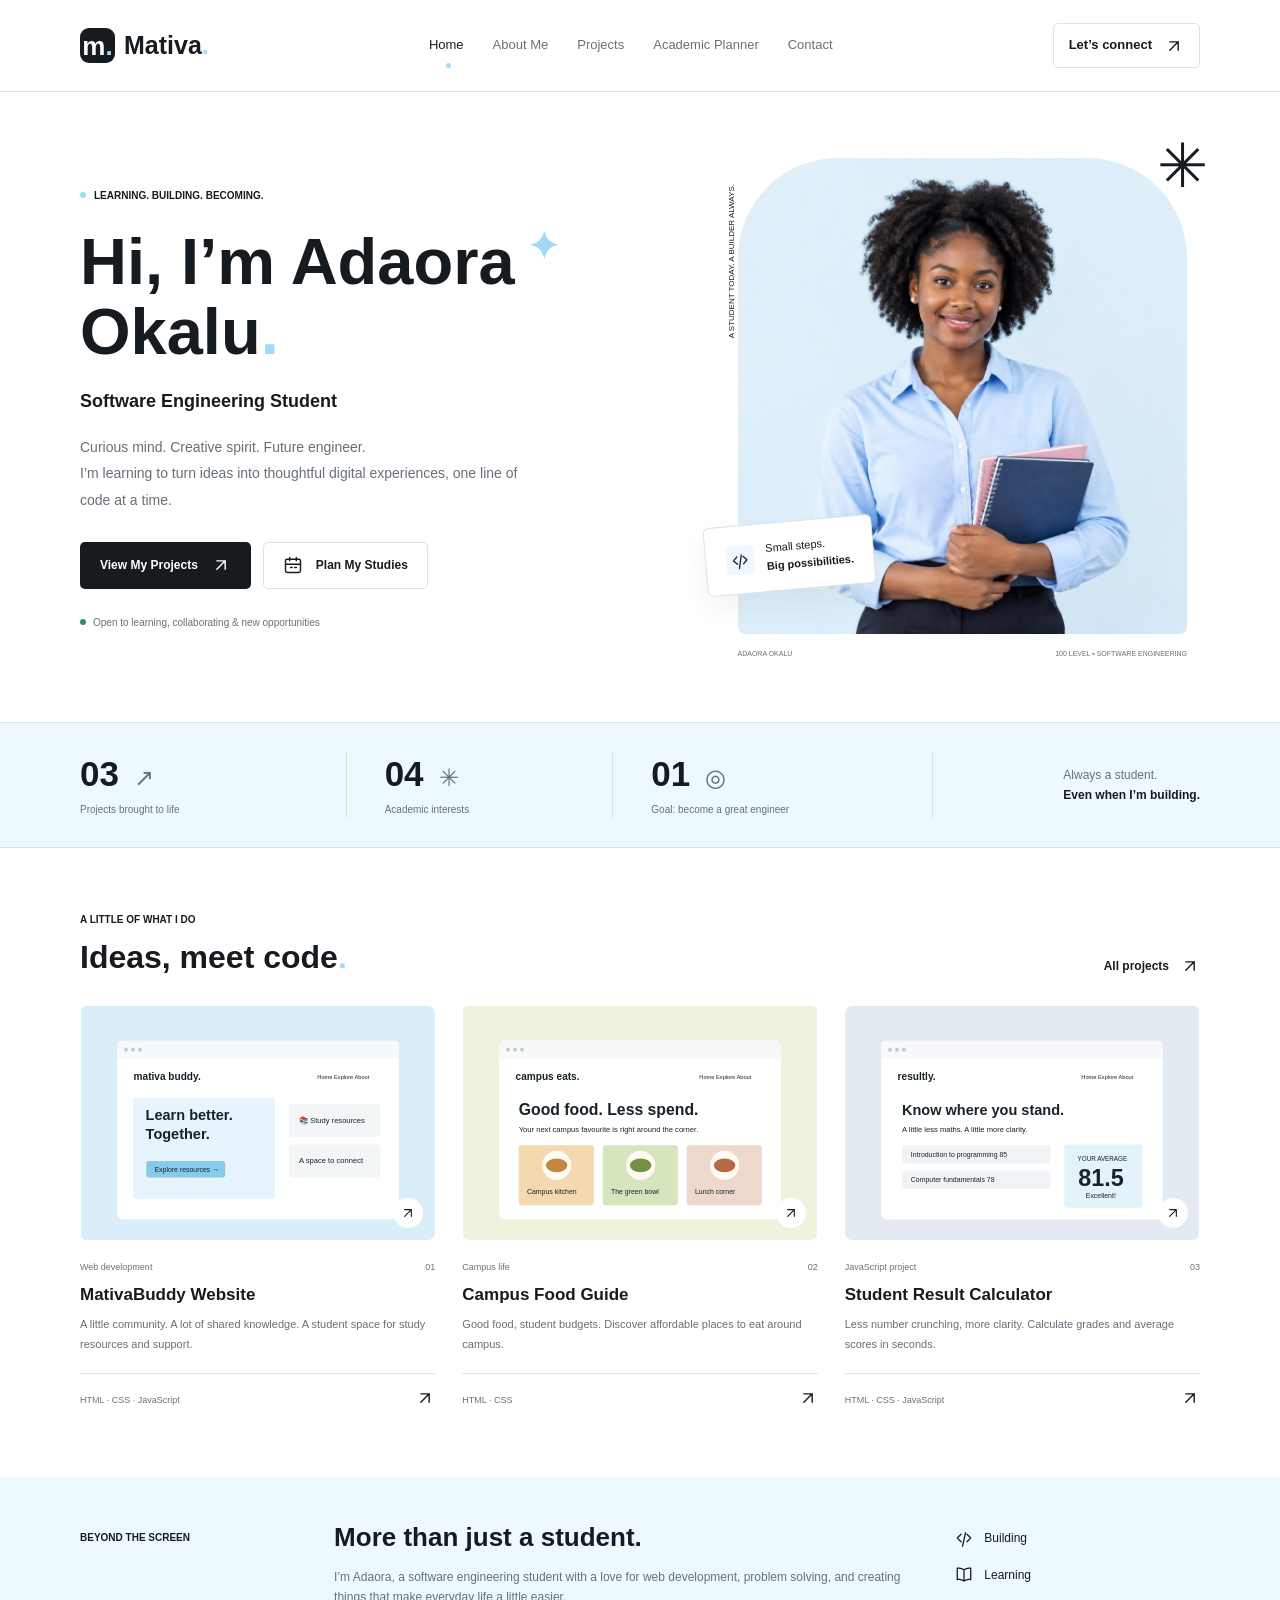
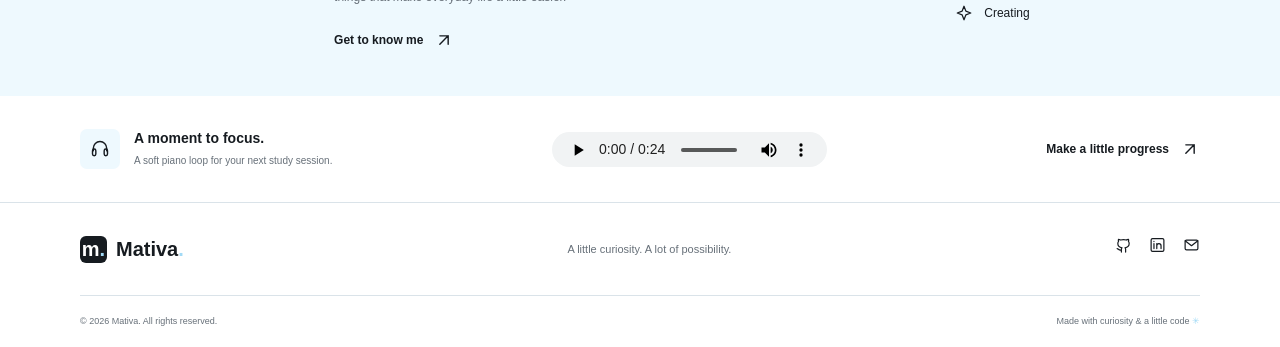
<file: index.html>
<!doctype html>
<html lang="en">
    <head>
        <meta charset="UTF-8" />
        <meta name="viewport" content="width=device-width, initial-scale=1.0" />
        <title>Adaora Okalu — Software Engineering Student | Mativa</title>
        <meta
            name="description"
            content="Meet Adaora Okalu, a software engineering student building projects and making room for learning."
        />
        <meta
            property="og:title"
            content="Adaora Okalu — Software Engineering Student | Mativa"
        />
        <meta
            property="og:description"
            content="Meet Adaora Okalu, a software engineering student building projects and making room for learning."
        />
        <meta property="og:type" content="website" />
        <meta name="twitter:card" content="summary_large_image" />
        <link rel="icon" href="../images/favicon.svg" type="image/svg+xml" />
        <link rel="stylesheet" href="../css/style.css" />
        <script src="../js/script.js" defer></script>
    </head>
    <body>
        <a class="skip-link" href="#main">Skip to content</a>
        <header class="site-header">
            <div class="container nav-wrap">
                <a class="brand" href="index.html"
                    ><span class="brand-mark">m<span>.</span></span
                    >Mativa<span class="brand-dot">.</span></a
                ><button
                    class="menu-toggle"
                    aria-label="Open navigation"
                    aria-expanded="false"
                >
                    <svg
                        viewBox="0 0 24 24"
                        width="20"
                        height="20"
                        fill="none"
                        stroke="currentColor"
                        stroke-width="1.7"
                        stroke-linecap="round"
                        stroke-linejoin="round"
                        aria-hidden="true"
                    >
                        <path d="M4 6h16M4 12h16M4 18h16" />
                    </svg>
                </button>
                <nav aria-label="Main navigation">
                    <a href="index.html" aria-current="page">Home</a
                    ><a href="/html/about.html">About Me</a
                    ><a href="/html/projects.html">Projects</a
                    ><a href="/html/planner.html">Academic Planner</a
                    ><a href="/html/contact.html">Contact</a>
                </nav>
                <a class="nav-cta" href="/html/contact.html"
                    >Let’s connect
                    <svg
                        viewBox="0 0 24 24"
                        width="20"
                        height="20"
                        fill="none"
                        stroke="currentColor"
                        stroke-width="1.7"
                        stroke-linecap="round"
                        stroke-linejoin="round"
                        aria-hidden="true"
                    >
                        <path d="M7 17 17 7M7 7h10v10" /></svg
                ></a>
            </div>
        </header>
        <main id="main">
            <!-- Welcome: text and portrait share an open, two-column layout. -->
            <section class="home-hero">
                <div class="container hero-grid">
                    <div class="hero-copy">
                        <div class="eyebrow">
                            <span></span>LEARNING. BUILDING. BECOMING.
                        </div>
                        <h1>
                            Hi, I’m Adaora<span class="wave">✦</span><br /><span
                                class="surname"
                                >Okalu<span class="blue-dot">.</span></span
                            >
                        </h1>
                        <div class="hero-role">
                            Software Engineering Student
                        </div>
                        <p>
                            Curious mind. Creative spirit. Future engineer.<br />I’m
                            learning to turn ideas into thoughtful digital
                            experiences, one line of code at a time.
                        </p>
                        <div class="hero-actions">
                            <a class="button primary" href="/html/projects.html"
                                >View My Projects
                                <svg
                                    viewBox="0 0 24 24"
                                    width="20"
                                    height="20"
                                    fill="none"
                                    stroke="currentColor"
                                    stroke-width="1.7"
                                    stroke-linecap="round"
                                    stroke-linejoin="round"
                                    aria-hidden="true"
                                >
                                    <path d="M7 17 17 7M7 7h10v10" /></svg></a
                            ><a
                                class="button secondary"
                                href="/html/planner.html"
                                ><svg
                                    viewBox="0 0 24 24"
                                    width="20"
                                    height="20"
                                    fill="none"
                                    stroke="currentColor"
                                    stroke-width="1.7"
                                    stroke-linecap="round"
                                    stroke-linejoin="round"
                                    aria-hidden="true"
                                >
                                    <rect
                                        x="3"
                                        y="5"
                                        width="18"
                                        height="16"
                                        rx="2"
                                    />
                                    <path
                                        d="M16 3v4M8 3v4M3 11h18m-12 4h2m3 0h2"
                                    />
                                </svg>
                                Plan My Studies</a
                            >
                        </div>
                        <div class="hero-note">
                            <span class="status-dot"></span>Open to learning,
                            collaborating & new opportunities
                        </div>
                    </div>
                    <div class="portrait-wrap">
                        <div class="portrait-label">
                            A STUDENT TODAY. A BUILDER ALWAYS.
                        </div>
                        <img
                            class="portrait"
                            src="../images/profile.jpg"
                            alt="Illustrative portrait of Adaora, a smiling student holding notebooks"
                            width="1024"
                            height="1024"
                            fetchpriority="high"
                        />
                        <div class="portrait-sticker">
                            <svg
                                viewBox="0 0 24 24"
                                width="20"
                                height="20"
                                fill="none"
                                stroke="currentColor"
                                stroke-width="1.7"
                                stroke-linecap="round"
                                stroke-linejoin="round"
                                aria-hidden="true"
                            >
                                <path
                                    d="m8 7-5 5 5 5m8-10 5 5-5 5m-2-12-4 18"
                                /></svg
                            ><span
                                >Small steps.<br /><strong
                                    >Big possibilities.</strong
                                ></span
                            >
                        </div>
                        <span class="portrait-spark">✳</span>
                        <div class="photo-caption">
                            <span>ADAORA OKALU</span
                            ><span>100 LEVEL • SOFTWARE ENGINEERING</span>
                        </div>
                    </div>
                </div>
            </section>
            <section class="stats-strip">
                <div class="container stats-grid">
                    <div>
                        <strong>03<span>↗</span></strong
                        ><span>Projects brought to life</span>
                    </div>
                    <div>
                        <strong>04<span>✳</span></strong
                        ><span>Academic interests</span>
                    </div>
                    <div>
                        <strong>01<span>◎</span></strong
                        ><span>Goal: become a great engineer</span>
                    </div>
                    <p>
                        Always a student.<br /><strong
                            >Even when I’m building.</strong
                        >
                    </p>
                </div>
            </section>
            <section class="container section">
                <div class="section-heading">
                    <div>
                        <div class="eyebrow">A LITTLE OF WHAT I DO</div>
                        <h2>Ideas, meet code<span class="blue-dot">.</span></h2>
                    </div>
                    <a class="text-link" href="/html/projects.html"
                        >All projects
                        <svg
                            viewBox="0 0 24 24"
                            width="20"
                            height="20"
                            fill="none"
                            stroke="currentColor"
                            stroke-width="1.7"
                            stroke-linecap="round"
                            stroke-linejoin="round"
                            aria-hidden="true"
                        >
                            <path d="M7 17 17 7M7 7h10v10" /></svg
                    ></a>
                </div>
                <div class="project-grid">
                    <article class="project-card">
                        <a
                            href="/html/projects.html?project=0"
                            class="project-image-link"
                            aria-label="View MativaBuddy Website"
                            ><img
                                src="../images/project1.svg"
                                alt="Preview of MativaBuddy Website"
                                width="640"
                                height="420"
                                loading="lazy" /><span class="image-arrow"
                                ><svg
                                    viewBox="0 0 24 24"
                                    width="20"
                                    height="20"
                                    fill="none"
                                    stroke="currentColor"
                                    stroke-width="1.7"
                                    stroke-linecap="round"
                                    stroke-linejoin="round"
                                    aria-hidden="true"
                                >
                                    <path
                                        d="M7 17 17 7M7 7h10v10"
                                    /></svg></span
                        ></a>
                        <div class="project-meta">
                            <span>Web development</span><span>01</span>
                        </div>
                        <h3>
                            <a href="/html/projects.html?project=0"
                                >MativaBuddy Website</a
                            >
                        </h3>
                        <p>
                            A little community. A lot of shared knowledge. A
                            student space for study resources and support.
                        </p>
                        <div class="project-bottom">
                            <span>HTML · CSS · JavaScript</span
                            ><a
                                href="/html/projects.html?project=0"
                                aria-label="View MativaBuddy Website"
                                ><svg
                                    viewBox="0 0 24 24"
                                    width="20"
                                    height="20"
                                    fill="none"
                                    stroke="currentColor"
                                    stroke-width="1.7"
                                    stroke-linecap="round"
                                    stroke-linejoin="round"
                                    aria-hidden="true"
                                >
                                    <path d="M7 17 17 7M7 7h10v10" /></svg
                            ></a>
                        </div>
                    </article>
                    <article class="project-card">
                        <a
                            href="/html/projects.html?project=1"
                            class="project-image-link"
                            aria-label="View Campus Food Guide"
                            ><img
                                src="../images/project2.svg"
                                alt="Preview of Campus Food Guide"
                                width="640"
                                height="420"
                                loading="lazy" /><span class="image-arrow"
                                ><svg
                                    viewBox="0 0 24 24"
                                    width="20"
                                    height="20"
                                    fill="none"
                                    stroke="currentColor"
                                    stroke-width="1.7"
                                    stroke-linecap="round"
                                    stroke-linejoin="round"
                                    aria-hidden="true"
                                >
                                    <path
                                        d="M7 17 17 7M7 7h10v10"
                                    /></svg></span
                        ></a>
                        <div class="project-meta">
                            <span>Campus life</span><span>02</span>
                        </div>
                        <h3>
                            <a href="/html/projects.html?project=1"
                                >Campus Food Guide</a
                            >
                        </h3>
                        <p>
                            Good food, student budgets. Discover affordable
                            places to eat around campus.
                        </p>
                        <div class="project-bottom">
                            <span>HTML · CSS</span
                            ><a
                                href="/html/projects.html?project=1"
                                aria-label="View Campus Food Guide"
                                ><svg
                                    viewBox="0 0 24 24"
                                    width="20"
                                    height="20"
                                    fill="none"
                                    stroke="currentColor"
                                    stroke-width="1.7"
                                    stroke-linecap="round"
                                    stroke-linejoin="round"
                                    aria-hidden="true"
                                >
                                    <path d="M7 17 17 7M7 7h10v10" /></svg
                            ></a>
                        </div>
                    </article>
                    <article class="project-card">
                        <a
                            href="/html/projects.html?project=2"
                            class="project-image-link"
                            aria-label="View Student Result Calculator"
                            ><img
                                src="../images/project3.svg"
                                alt="Preview of Student Result Calculator"
                                width="640"
                                height="420"
                                loading="lazy" /><span class="image-arrow"
                                ><svg
                                    viewBox="0 0 24 24"
                                    width="20"
                                    height="20"
                                    fill="none"
                                    stroke="currentColor"
                                    stroke-width="1.7"
                                    stroke-linecap="round"
                                    stroke-linejoin="round"
                                    aria-hidden="true"
                                >
                                    <path
                                        d="M7 17 17 7M7 7h10v10"
                                    /></svg></span
                        ></a>
                        <div class="project-meta">
                            <span>JavaScript project</span><span>03</span>
                        </div>
                        <h3>
                            <a href="/html/projects.html?project=2"
                                >Student Result Calculator</a
                            >
                        </h3>
                        <p>
                            Less number crunching, more clarity. Calculate
                            grades and average scores in seconds.
                        </p>
                        <div class="project-bottom">
                            <span>HTML · CSS · JavaScript</span
                            ><a
                                href="/html/projects.html?project=2"
                                aria-label="View Student Result Calculator"
                                ><svg
                                    viewBox="0 0 24 24"
                                    width="20"
                                    height="20"
                                    fill="none"
                                    stroke="currentColor"
                                    stroke-width="1.7"
                                    stroke-linecap="round"
                                    stroke-linejoin="round"
                                    aria-hidden="true"
                                >
                                    <path d="M7 17 17 7M7 7h10v10" /></svg
                            ></a>
                        </div>
                    </article>
                </div>
            </section>
            <section class="about-band">
                <div class="container about-band-grid">
                    <div class="eyebrow">BEYOND THE SCREEN</div>
                    <div>
                        <h2>More than just a student.</h2>
                        <p>
                            I’m Adaora, a software engineering student with a
                            love for web development, problem solving, and
                            creating things that make everyday life a little
                            easier.
                        </p>
                        <a class="text-link" href="/html/about.html"
                            >Get to know me
                            <svg
                                viewBox="0 0 24 24"
                                width="20"
                                height="20"
                                fill="none"
                                stroke="currentColor"
                                stroke-width="1.7"
                                stroke-linecap="round"
                                stroke-linejoin="round"
                                aria-hidden="true"
                            >
                                <path d="M7 17 17 7M7 7h10v10" /></svg
                        ></a>
                    </div>
                    <div class="interest-icons">
                        <span
                            ><svg
                                viewBox="0 0 24 24"
                                width="20"
                                height="20"
                                fill="none"
                                stroke="currentColor"
                                stroke-width="1.7"
                                stroke-linecap="round"
                                stroke-linejoin="round"
                                aria-hidden="true"
                            >
                                <path
                                    d="m8 7-5 5 5 5m8-10 5 5-5 5m-2-12-4 18"
                                />
                            </svg>
                            Building</span
                        ><span
                            ><svg
                                viewBox="0 0 24 24"
                                width="20"
                                height="20"
                                fill="none"
                                stroke="currentColor"
                                stroke-width="1.7"
                                stroke-linecap="round"
                                stroke-linejoin="round"
                                aria-hidden="true"
                            >
                                <path
                                    d="M12 5v15M12 5C8 2 3 3 3 3v15s5-1 9 2c4-3 9-2 9-2V3s-5-1-9 2Z"
                                />
                            </svg>
                            Learning</span
                        ><span
                            ><svg
                                viewBox="0 0 24 24"
                                width="20"
                                height="20"
                                fill="none"
                                stroke="currentColor"
                                stroke-width="1.7"
                                stroke-linecap="round"
                                stroke-linejoin="round"
                                aria-hidden="true"
                            >
                                <path
                                    d="m12 3 2.5 6.5L21 12l-6.5 2.5L12 21l-2.5-6.5L3 12l6.5-2.5L12 3Z"
                                />
                            </svg>
                            Creating</span
                        >
                    </div>
                </div>
            </section>
            <section class="container study-section">
                <div class="study-copy">
                    <span class="icon-box"
                        ><svg
                            viewBox="0 0 24 24"
                            width="20"
                            height="20"
                            fill="none"
                            stroke="currentColor"
                            stroke-width="1.7"
                            stroke-linecap="round"
                            stroke-linejoin="round"
                            aria-hidden="true"
                        >
                            <path d="M4 14v-3a8 8 0 0 1 16 0v3" />
                            <rect x="3" y="12" width="4" height="8" rx="2" />
                            <rect
                                x="17"
                                y="12"
                                width="4"
                                height="8"
                                rx="2"
                            /></svg
                    ></span>
                    <div>
                        <h3>A moment to focus.</h3>
                        <p>A soft piano loop for your next study session.</p>
                    </div>
                </div>
                <audio
                    controls
                    preload="metadata"
                    aria-label="Play calm study music"
                >
                    <source src="../audio/study-music.wav" type="audio/wav" />
                    Your browser does not support audio playback.</audio
                ><a href="/html/planner.html" class="text-link"
                    >Make a little progress
                    <svg
                        viewBox="0 0 24 24"
                        width="20"
                        height="20"
                        fill="none"
                        stroke="currentColor"
                        stroke-width="1.7"
                        stroke-linecap="round"
                        stroke-linejoin="round"
                        aria-hidden="true"
                    >
                        <path d="M7 17 17 7M7 7h10v10" /></svg
                ></a>
            </section>
        </main>
        <footer>
            <div class="container footer-top">
                <a class="brand" href="index.html"
                    ><span class="brand-mark">m<span>.</span></span
                    >Mativa<span class="brand-dot">.</span></a
                >
                <p>A little curiosity. A lot of possibility.</p>
                <div class="socials">
                    <a
                        href="https://github.com/"
                        target="_blank"
                        rel="noopener"
                        aria-label="GitHub"
                        ><svg
                            viewBox="0 0 24 24"
                            width="20"
                            height="20"
                            fill="none"
                            stroke="currentColor"
                            stroke-width="1.7"
                            stroke-linecap="round"
                            stroke-linejoin="round"
                            aria-hidden="true"
                        >
                            <path
                                d="M9 19c-4 1-4-2-6-2m12 5v-4c0-1-.2-2-1-2 4-.5 6-2 6-6a5 5 0 0 0-1-3c.4-1 .4-2 0-3-2 0-3 1-3 1a12 12 0 0 0-8 0S6 4 5 4c-.4 1-.4 2 0 3a5 5 0 0 0-1 3c0 4 2 5.5 6 6-.8.5-1 1-1 2v4"
                            /></svg></a
                    ><a
                        href="https://www.linkedin.com/"
                        target="_blank"
                        rel="noopener"
                        aria-label="LinkedIn"
                        ><svg
                            viewBox="0 0 24 24"
                            width="20"
                            height="20"
                            fill="none"
                            stroke="currentColor"
                            stroke-width="1.7"
                            stroke-linecap="round"
                            stroke-linejoin="round"
                            aria-hidden="true"
                        >
                            <rect x="3" y="3" width="18" height="18" rx="2" />
                            <path
                                d="M7 10v7M7 7v.1M11 17v-7m0 3c0-4 6-4 6 0v4"
                            /></svg></a
                    ><a href="/html/contact.html" aria-label="Contact Adaora"
                        ><svg
                            viewBox="0 0 24 24"
                            width="20"
                            height="20"
                            fill="none"
                            stroke="currentColor"
                            stroke-width="1.7"
                            stroke-linecap="round"
                            stroke-linejoin="round"
                            aria-hidden="true"
                        >
                            <rect x="3" y="5" width="18" height="14" rx="2" />
                            <path d="m3 6 9 7 9-7" /></svg
                    ></a>
                </div>
            </div>
            <div class="container footer-bottom">
                <span
                    >© <span class="year">2026</span> Mativa. All rights
                    reserved.</span
                ><span
                    >Made with curiosity & a little code
                    <span class="blue-star">✳</span></span
                >
            </div>
        </footer>
    </body>
</html>
</file>
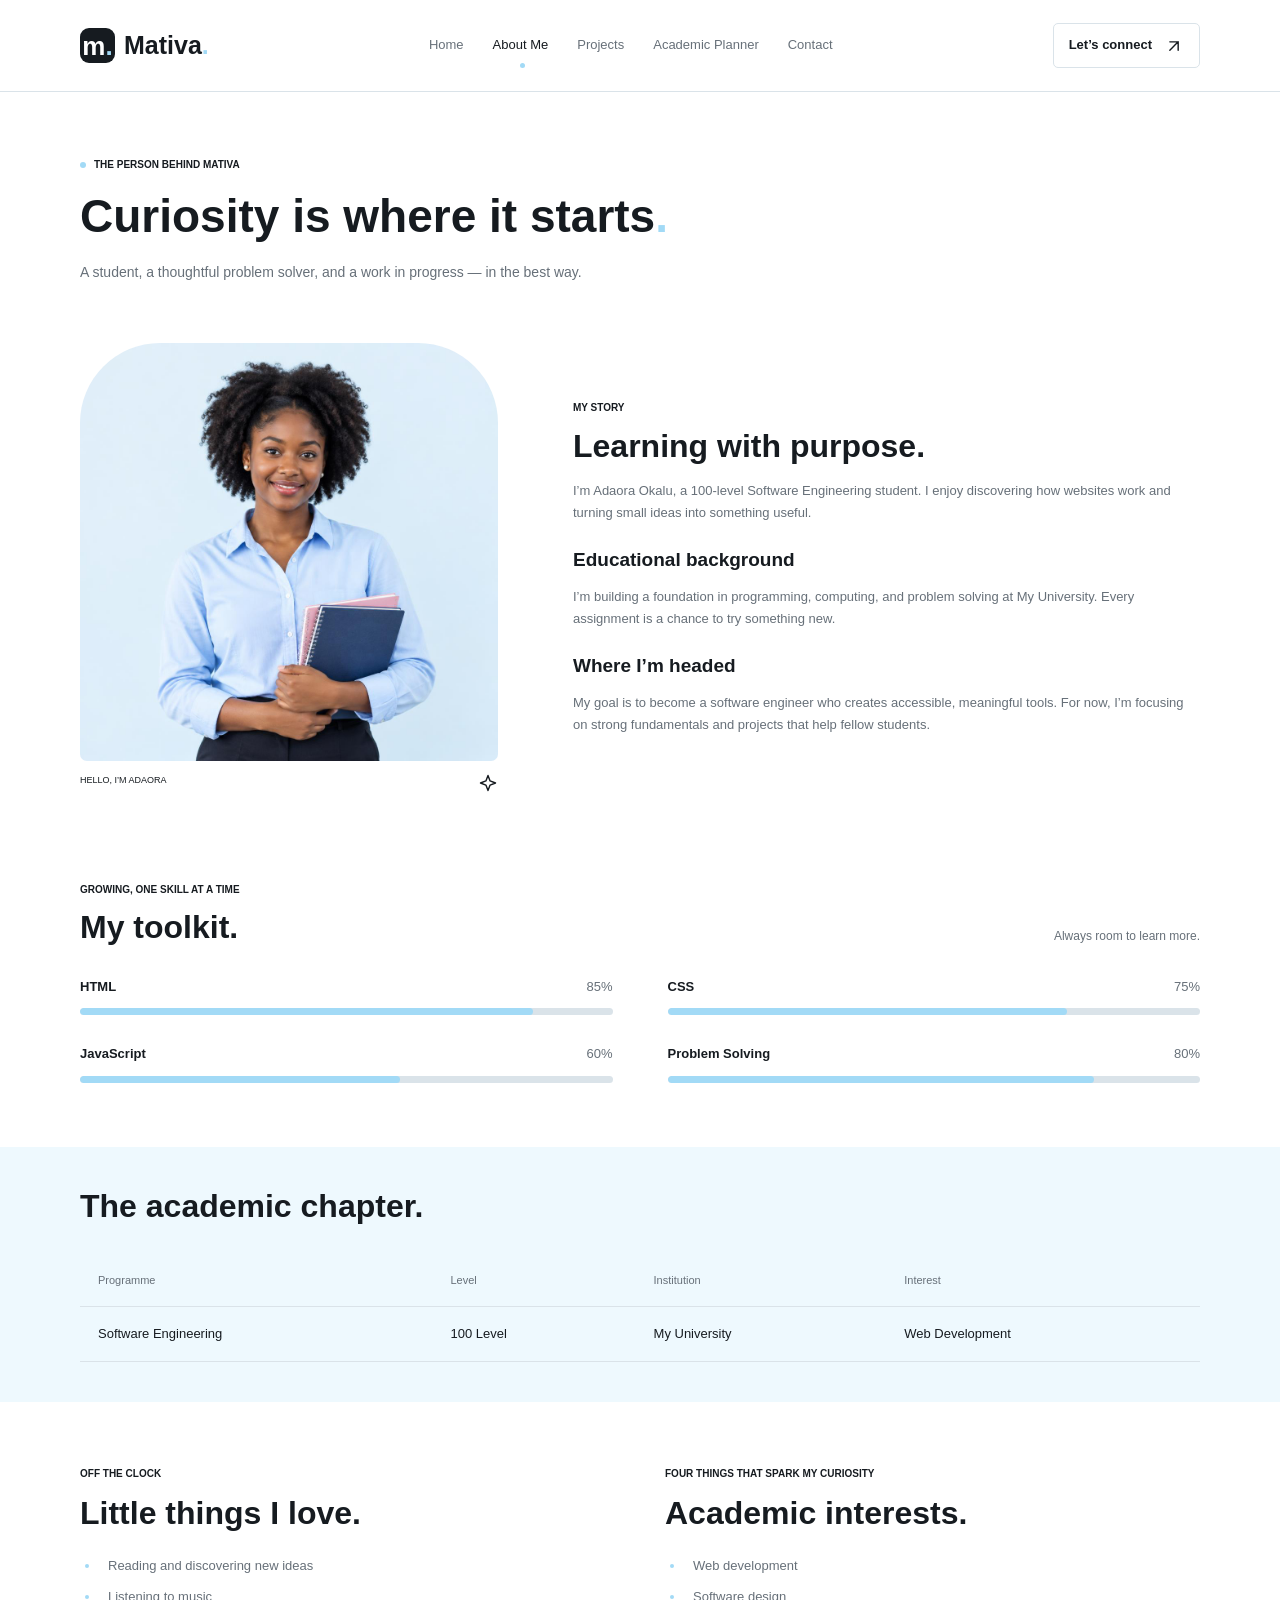
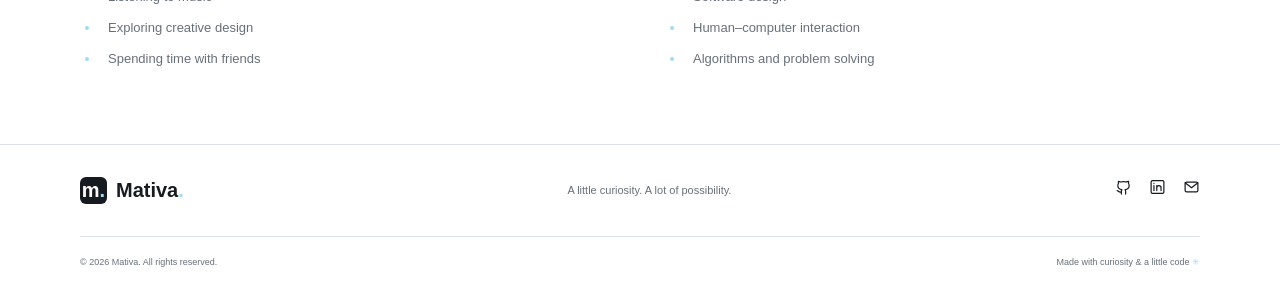
<file: html/about.html>
<!doctype html>
<html lang="en">
    <head>
        <meta charset="UTF-8" />
        <meta name="viewport" content="width=device-width, initial-scale=1.0" />
        <title>About Adaora | Mativa</title>
        <meta
            name="description"
            content="Learn about Adaora’s education, skills, interests, and aspirations."
        />
        <meta property="og:title" content="About Adaora | Mativa" />
        <meta
            property="og:description"
            content="Learn about Adaora’s education, skills, interests, and aspirations."
        />
        <meta property="og:type" content="website" />
        <meta name="twitter:card" content="summary_large_image" />
        <link rel="icon" href="../images/favicon.svg" type="image/svg+xml" />
        <link rel="stylesheet" href="../css/style.css" />
        <script src="../js/script.js" defer></script>
    </head>
    <body>
        <a class="skip-link" href="#main">Skip to content</a>
        <header class="site-header">
            <div class="container nav-wrap">
                <a class="brand" href="index.html"
                    ><span class="brand-mark">m<span>.</span></span
                    >Mativa<span class="brand-dot">.</span></a
                ><button
                    class="menu-toggle"
                    aria-label="Open navigation"
                    aria-expanded="false"
                >
                    <svg
                        viewBox="0 0 24 24"
                        width="20"
                        height="20"
                        fill="none"
                        stroke="currentColor"
                        stroke-width="1.7"
                        stroke-linecap="round"
                        stroke-linejoin="round"
                        aria-hidden="true"
                    >
                        <path d="M4 6h16M4 12h16M4 18h16" />
                    </svg>
                </button>
                <nav aria-label="Main navigation">
                    <a href="index.html">Home</a
                    ><a href="/html/about.html" aria-current="page">About Me</a
                    ><a href="/html/projects.html">Projects</a
                    ><a href="/html/planner.html">Academic Planner</a
                    ><a href="/html/contact.html">Contact</a>
                </nav>
                <a class="nav-cta" href="/html/contact.html"
                    >Let’s connect
                    <svg
                        viewBox="0 0 24 24"
                        width="20"
                        height="20"
                        fill="none"
                        stroke="currentColor"
                        stroke-width="1.7"
                        stroke-linecap="round"
                        stroke-linejoin="round"
                        aria-hidden="true"
                    >
                        <path d="M7 17 17 7M7 7h10v10" />
                    </svg>
                </a>
            </div>
        </header>
        <main id="main">
            <section class="page-intro container">
                <div class="eyebrow"><span></span>THE PERSON BEHIND MATIVA</div>
                <h1>
                    Curiosity is where it starts<span class="blue-dot">.</span>
                </h1>
                <p>
                    A student, a thoughtful problem solver, and a work in
                    progress — in the best way.
                </p>
            </section>
            <section class="container about-layout">
                <div class="about-photo">
                    <img
                        src="../images/profile.jpg"
                        alt="Illustrative student portrait"
                        width="1024"
                        height="1024"
                    /><span
                        >HELLO, I’M ADAORA
                        <svg
                            viewBox="0 0 24 24"
                            width="20"
                            height="20"
                            fill="none"
                            stroke="currentColor"
                            stroke-width="1.7"
                            stroke-linecap="round"
                            stroke-linejoin="round"
                            aria-hidden="true"
                        >
                            <path
                                d="m12 3 2.5 6.5L21 12l-6.5 2.5L12 21l-2.5-6.5L3 12l6.5-2.5L12 3Z"
                            />
                        </svg>
                    </span>
                </div>
                <div>
                    <div class="eyebrow">MY STORY</div>
                    <h2>Learning with purpose.</h2>
                    <p>
                        I’m Adaora Okalu, a 100-level Software Engineering
                        student. I enjoy discovering how websites work and
                        turning small ideas into something useful.
                    </p>
                    <h3>Educational background</h3>
                    <p>
                        I’m building a foundation in programming, computing, and
                        problem solving at My University. Every assignment is a
                        chance to try something new.
                    </p>
                    <h3>Where I’m headed</h3>
                    <p>
                        My goal is to become a software engineer who creates
                        accessible, meaningful tools. For now, I’m focusing on
                        strong fundamentals and projects that help fellow
                        students.
                    </p>
                </div>
            </section>
            <section class="container section">
                <div class="section-heading">
                    <div>
                        <div class="eyebrow">GROWING, ONE SKILL AT A TIME</div>
                        <h2>My toolkit.</h2>
                    </div>
                    <span class="muted">Always room to learn more.</span>
                </div>
                <div class="skills-grid">
                    <div class="skill">
                        <div><strong>HTML</strong><span>85%</span></div>
                        <progress
                            value="85"
                            max="100"
                            aria-label="HTML proficiency"
                        >
                            85%
                        </progress>
                    </div>
                    <div class="skill">
                        <div><strong>CSS</strong><span>75%</span></div>
                        <progress
                            value="75"
                            max="100"
                            aria-label="CSS proficiency"
                        >
                            75%
                        </progress>
                    </div>
                    <div class="skill">
                        <div><strong>JavaScript</strong><span>60%</span></div>
                        <progress
                            value="60"
                            max="100"
                            aria-label="JavaScript proficiency"
                        >
                            60%
                        </progress>
                    </div>
                    <div class="skill">
                        <div>
                            <strong>Problem Solving</strong><span>80%</span>
                        </div>
                        <progress
                            value="80"
                            max="100"
                            aria-label="Problem Solving proficiency"
                        >
                            80%
                        </progress>
                    </div>
                </div>
            </section>
            <section class="info-band">
                <div class="container">
                    <div class="section-heading">
                        <h2>The academic chapter.</h2>
                    </div>
                    <div class="table-scroll">
                        <table>
                            <thead>
                                <tr>
                                    <th>Programme</th>
                                    <th>Level</th>
                                    <th>Institution</th>
                                    <th>Interest</th>
                                </tr>
                            </thead>
                            <tbody>
                                <tr>
                                    <td>Software Engineering</td>
                                    <td>100 Level</td>
                                    <td>My University</td>
                                    <td>Web Development</td>
                                </tr>
                            </tbody>
                        </table>
                    </div>
                </div>
            </section>
            <section class="container section hobbies-grid">
                <div>
                    <div class="eyebrow">OFF THE CLOCK</div>
                    <h2>Little things I love.</h2>
                    <ul class="hobby-list">
                        <li>Reading and discovering new ideas</li>
                        <li>Listening to music</li>
                        <li>Exploring creative design</li>
                        <li>Spending time with friends</li>
                    </ul>
                </div>
                <div>
                    <div class="eyebrow">
                        FOUR THINGS THAT SPARK MY CURIOSITY
                    </div>
                    <h2>Academic interests.</h2>
                    <ul class="hobby-list">
                        <li>Web development</li>
                        <li>Software design</li>
                        <li>Human–computer interaction</li>
                        <li>Algorithms and problem solving</li>
                    </ul>
                </div>
            </section>
        </main>
        <footer>
            <div class="container footer-top">
                <a class="brand" href="index.html"
                    ><span class="brand-mark">m<span>.</span></span
                    >Mativa<span class="brand-dot">.</span></a
                >
                <p>A little curiosity. A lot of possibility.</p>
                <div class="socials">
                    <a
                        href="https://github.com/"
                        target="_blank"
                        rel="noopener"
                        aria-label="GitHub"
                        ><svg
                            viewBox="0 0 24 24"
                            width="20"
                            height="20"
                            fill="none"
                            stroke="currentColor"
                            stroke-width="1.7"
                            stroke-linecap="round"
                            stroke-linejoin="round"
                            aria-hidden="true"
                        >
                            <path
                                d="M9 19c-4 1-4-2-6-2m12 5v-4c0-1-.2-2-1-2 4-.5 6-2 6-6a5 5 0 0 0-1-3c.4-1 .4-2 0-3-2 0-3 1-3 1a12 12 0 0 0-8 0S6 4 5 4c-.4 1-.4 2 0 3a5 5 0 0 0-1 3c0 4 2 5.5 6 6-.8.5-1 1-1 2v4"
                            />
                        </svg>
                    </a>
                    <a
                        href="https://www.linkedin.com/"
                        target="_blank"
                        rel="noopener"
                        aria-label="LinkedIn"
                        ><svg
                            viewBox="0 0 24 24"
                            width="20"
                            height="20"
                            fill="none"
                            stroke="currentColor"
                            stroke-width="1.7"
                            stroke-linecap="round"
                            stroke-linejoin="round"
                            aria-hidden="true"
                        >
                            <rect x="3" y="3" width="18" height="18" rx="2" />
                            <path
                                d="M7 10v7M7 7v.1M11 17v-7m0 3c0-4 6-4 6 0v4"
                            /></svg></a
                    ><a href="/html/contact.html" aria-label="Contact Adaora"
                        ><svg
                            viewBox="0 0 24 24"
                            width="20"
                            height="20"
                            fill="none"
                            stroke="currentColor"
                            stroke-width="1.7"
                            stroke-linecap="round"
                            stroke-linejoin="round"
                            aria-hidden="true"
                        >
                            <rect x="3" y="5" width="18" height="14" rx="2" />
                            <path d="m3 6 9 7 9-7" />
                        </svg>
                    </a>
                </div>
            </div>
            <div class="container footer-bottom">
                <span
                    >© <span class="year">2026</span> Mativa. All rights
                    reserved.</span
                ><span
                    >Made with curiosity & a little code
                    <span class="blue-star">✳</span></span
                >
            </div>
        </footer>
    </body>
</html>
</file>
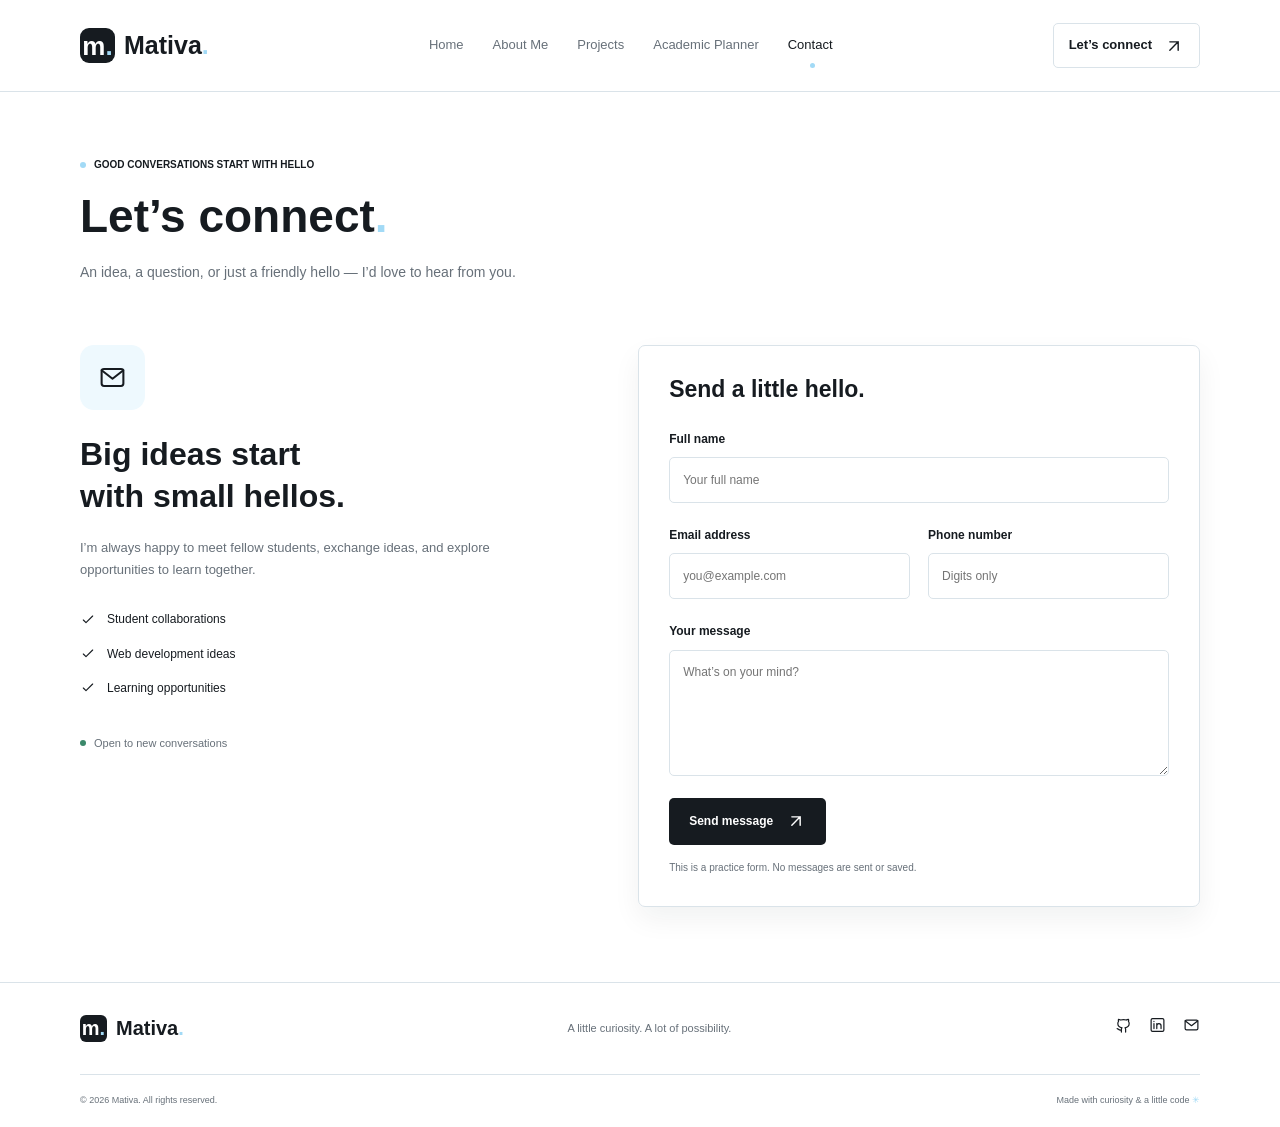
<file: html/contact.html>
<!doctype html>
<html lang="en">
    <head>
        <meta charset="UTF-8" />
        <meta name="viewport" content="width=device-width, initial-scale=1.0" />
        <title>Contact Adaora | Mativa</title>
        <meta
            name="description"
            content="Connect with Adaora about learning, student projects, and collaboration."
        />
        <meta property="og:title" content="Contact Adaora | Mativa" />
        <meta
            property="og:description"
            content="Connect with Adaora about learning, student projects, and collaboration."
        />
        <meta property="og:type" content="website" />
        <meta name="twitter:card" content="summary_large_image" />
        <link rel="icon" href="../images/favicon.svg" type="image/svg+xml" />
        <link rel="stylesheet" href="../css/style.css" />
        <script src="../js/script.js" defer></script>
    </head>
    <body>
        <a class="skip-link" href="#main">Skip to content</a>
        <header class="site-header">
            <div class="container nav-wrap">
                <a class="brand" href="index.html"
                    ><span class="brand-mark">m<span>.</span></span
                    >Mativa<span class="brand-dot">.</span></a
                ><button
                    class="menu-toggle"
                    aria-label="Open navigation"
                    aria-expanded="false"
                >
                    <svg
                        viewBox="0 0 24 24"
                        width="20"
                        height="20"
                        fill="none"
                        stroke="currentColor"
                        stroke-width="1.7"
                        stroke-linecap="round"
                        stroke-linejoin="round"
                        aria-hidden="true"
                    >
                        <path d="M4 6h16M4 12h16M4 18h16" />
                    </svg>
                </button>
                <nav aria-label="Main navigation">
                    <a href="index.html">Home</a
                    ><a href="/html/about.html">About Me</a
                    ><a href="/html/projects.html">Projects</a
                    ><a href="/html/planner.html">Academic Planner</a
                    ><a href="/html/contact.html" aria-current="page"
                        >Contact</a
                    >
                </nav>
                <a class="nav-cta" href="/html/contact.html"
                    >Let’s connect
                    <svg
                        viewBox="0 0 24 24"
                        width="20"
                        height="20"
                        fill="none"
                        stroke="currentColor"
                        stroke-width="1.7"
                        stroke-linecap="round"
                        stroke-linejoin="round"
                        aria-hidden="true"
                    >
                        <path d="M7 17 17 7M7 7h10v10" /></svg
                ></a>
            </div>
        </header>
        <main id="main">
            <section class="page-intro container">
                <div class="eyebrow">
                    <span></span>GOOD CONVERSATIONS START WITH HELLO
                </div>
                <h1>Let’s connect<span class="blue-dot">.</span></h1>
                <p>
                    An idea, a question, or just a friendly hello — I’d love to
                    hear from you.
                </p>
            </section>
            <section class="container contact-layout">
                <div class="contact-copy">
                    <span class="large-icon"
                        ><svg
                            viewBox="0 0 24 24"
                            width="20"
                            height="20"
                            fill="none"
                            stroke="currentColor"
                            stroke-width="1.7"
                            stroke-linecap="round"
                            stroke-linejoin="round"
                            aria-hidden="true"
                        >
                            <rect x="3" y="5" width="18" height="14" rx="2" />
                            <path d="m3 6 9 7 9-7" /></svg
                    ></span>
                    <h2>Big ideas start<br />with small hellos.</h2>
                    <p>
                        I’m always happy to meet fellow students, exchange
                        ideas, and explore opportunities to learn together.
                    </p>
                    <div class="contact-topics">
                        <span
                            ><svg
                                viewBox="0 0 24 24"
                                width="20"
                                height="20"
                                fill="none"
                                stroke="currentColor"
                                stroke-width="1.7"
                                stroke-linecap="round"
                                stroke-linejoin="round"
                                aria-hidden="true"
                            >
                                <path d="m5 12 4 4L19 6" />
                            </svg>
                            Student collaborations</span
                        ><span
                            ><svg
                                viewBox="0 0 24 24"
                                width="20"
                                height="20"
                                fill="none"
                                stroke="currentColor"
                                stroke-width="1.7"
                                stroke-linecap="round"
                                stroke-linejoin="round"
                                aria-hidden="true"
                            >
                                <path d="m5 12 4 4L19 6" />
                            </svg>
                            Web development ideas</span
                        ><span
                            ><svg
                                viewBox="0 0 24 24"
                                width="20"
                                height="20"
                                fill="none"
                                stroke="currentColor"
                                stroke-width="1.7"
                                stroke-linecap="round"
                                stroke-linejoin="round"
                                aria-hidden="true"
                            >
                                <path d="m5 12 4 4L19 6" />
                            </svg>
                            Learning opportunities</span
                        >
                    </div>
                    <div class="contact-note">
                        <span class="status-dot"></span>Open to new
                        conversations
                    </div>
                </div>
                <form id="contact-form" class="contact-form" novalidate>
                    <h2>Send a little hello.</h2>
                    <div class="field">
                        <label for="full-name">Full name</label
                        ><input
                            id="full-name"
                            name="fullName"
                            autocomplete="name"
                            placeholder="Your full name"
                            required
                            aria-describedby="full-name-error"
                        /><span class="field-error" id="full-name-error"></span>
                    </div>
                    <div class="contact-fields">
                        <div class="field">
                            <label for="email">Email address</label
                            ><input
                                id="email"
                                name="email"
                                type="email"
                                autocomplete="email"
                                placeholder="you@example.com"
                                required
                                aria-describedby="email-error"
                            /><span class="field-error" id="email-error"></span>
                        </div>
                        <div class="field">
                            <label for="phone">Phone number</label
                            ><input
                                id="phone"
                                name="phone"
                                type="tel"
                                inputmode="numeric"
                                autocomplete="tel"
                                placeholder="Digits only"
                                required
                                aria-describedby="phone-error"
                            /><span class="field-error" id="phone-error"></span>
                        </div>
                    </div>
                    <div class="field">
                        <label for="message">Your message</label
                        ><textarea
                            id="message"
                            name="message"
                            rows="5"
                            placeholder="What’s on your mind?"
                            required
                            aria-describedby="message-error"
                        ></textarea
                        ><span class="field-error" id="message-error"></span>
                    </div>
                    <button class="button primary" type="submit">
                        Send message
                        <svg
                            viewBox="0 0 24 24"
                            width="20"
                            height="20"
                            fill="none"
                            stroke="currentColor"
                            stroke-width="1.7"
                            stroke-linecap="round"
                            stroke-linejoin="round"
                            aria-hidden="true"
                        >
                            <path d="M7 17 17 7M7 7h10v10" />
                        </svg>
                    </button>
                    <p class="form-note">
                        This is a practice form. No messages are sent or saved.
                    </p>
                    <div
                        class="form-success"
                        id="form-success"
                        role="status"
                        hidden
                    >
                        Your message looks great! This demo has validated it,
                        but has not sent it.
                    </div>
                </form>
            </section>
        </main>
        <footer>
            <div class="container footer-top">
                <a class="brand" href="index.html"
                    ><span class="brand-mark">m<span>.</span></span
                    >Mativa<span class="brand-dot">.</span></a
                >
                <p>A little curiosity. A lot of possibility.</p>
                <div class="socials">
                    <a
                        href="https://github.com/"
                        target="_blank"
                        rel="noopener"
                        aria-label="GitHub"
                        ><svg
                            viewBox="0 0 24 24"
                            width="20"
                            height="20"
                            fill="none"
                            stroke="currentColor"
                            stroke-width="1.7"
                            stroke-linecap="round"
                            stroke-linejoin="round"
                            aria-hidden="true"
                        >
                            <path
                                d="M9 19c-4 1-4-2-6-2m12 5v-4c0-1-.2-2-1-2 4-.5 6-2 6-6a5 5 0 0 0-1-3c.4-1 .4-2 0-3-2 0-3 1-3 1a12 12 0 0 0-8 0S6 4 5 4c-.4 1-.4 2 0 3a5 5 0 0 0-1 3c0 4 2 5.5 6 6-.8.5-1 1-1 2v4"
                            /></svg></a
                    ><a
                        href="https://www.linkedin.com/"
                        target="_blank"
                        rel="noopener"
                        aria-label="LinkedIn"
                        ><svg
                            viewBox="0 0 24 24"
                            width="20"
                            height="20"
                            fill="none"
                            stroke="currentColor"
                            stroke-width="1.7"
                            stroke-linecap="round"
                            stroke-linejoin="round"
                            aria-hidden="true"
                        >
                            <rect x="3" y="3" width="18" height="18" rx="2" />
                            <path
                                d="M7 10v7M7 7v.1M11 17v-7m0 3c0-4 6-4 6 0v4"
                            /></svg></a
                    ><a href="/html/contact.html" aria-label="Contact Adaora"
                        ><svg
                            viewBox="0 0 24 24"
                            width="20"
                            height="20"
                            fill="none"
                            stroke="currentColor"
                            stroke-width="1.7"
                            stroke-linecap="round"
                            stroke-linejoin="round"
                            aria-hidden="true"
                        >
                            <rect x="3" y="5" width="18" height="14" rx="2" />
                            <path d="m3 6 9 7 9-7" /></svg
                    ></a>
                </div>
            </div>
            <div class="container footer-bottom">
                <span
                    >© <span class="year">2026</span> Mativa. All rights
                    reserved.</span
                ><span
                    >Made with curiosity & a little code
                    <span class="blue-star">✳</span></span
                >
            </div>
        </footer>
    </body>
</html>
</file>
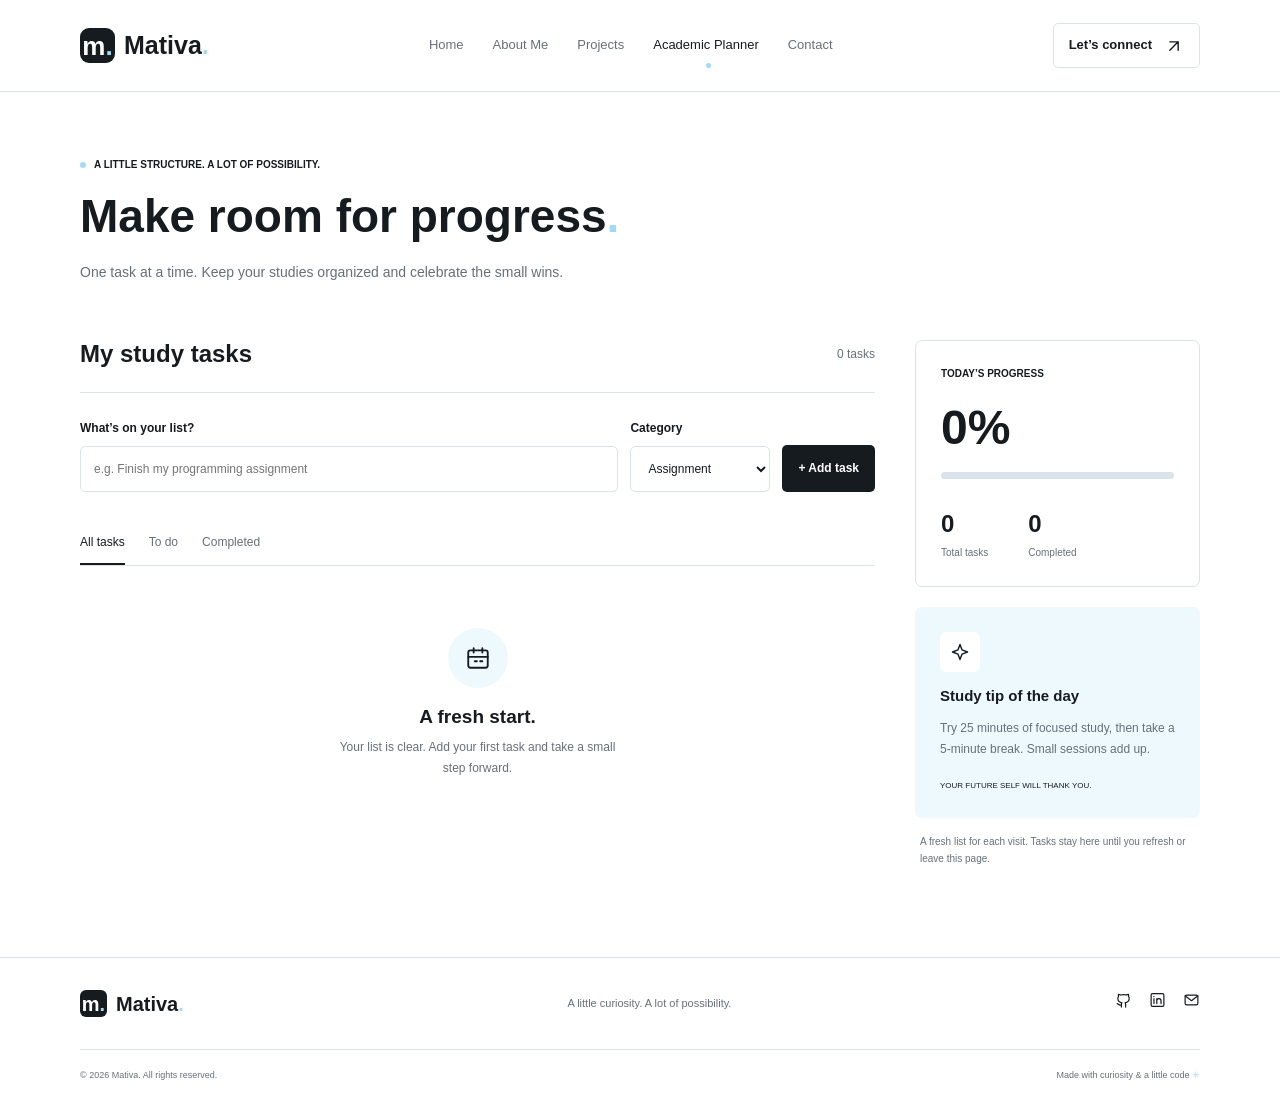
<file: html/planner.html>
<!doctype html>
<html lang="en">
    <head>
        <meta charset="UTF-8" />
        <meta name="viewport" content="width=device-width, initial-scale=1.0" />
        <title>Academic Planner | Mativa</title>
        <meta
            name="description"
            content="Organize assignments, revision, exams, and personal tasks in a simple academic planner."
        />
        <meta property="og:title" content="Academic Planner | Mativa" />
        <meta
            property="og:description"
            content="Organize assignments, revision, exams, and personal tasks in a simple academic planner."
        />
        <meta property="og:type" content="website" />
        <meta name="twitter:card" content="summary_large_image" />
        <link rel="icon" href="../images/favicon.svg" type="image/svg+xml" />
        <link rel="stylesheet" href="../css/style.css" />
        <script src="../js/script.js" defer></script>
    </head>
    <body>
        <a class="skip-link" href="#main">Skip to content</a>
        <header class="site-header">
            <div class="container nav-wrap">
                <a class="brand" href="index.html"
                    ><span class="brand-mark">m<span>.</span></span
                    >Mativa<span class="brand-dot">.</span></a
                ><button
                    class="menu-toggle"
                    aria-label="Open navigation"
                    aria-expanded="false"
                >
                    <svg
                        viewBox="0 0 24 24"
                        width="20"
                        height="20"
                        fill="none"
                        stroke="currentColor"
                        stroke-width="1.7"
                        stroke-linecap="round"
                        stroke-linejoin="round"
                        aria-hidden="true"
                    >
                        <path d="M4 6h16M4 12h16M4 18h16" />
                    </svg>
                </button>
                <nav aria-label="Main navigation">
                    <a href="index.html">Home</a
                    ><a href="/html/about.html">About Me</a
                    ><a href="/html/projects.html">Projects</a
                    ><a href="/html/planner.html" aria-current="page"
                        >Academic Planner</a
                    ><a href="/html/contact.html">Contact</a>
                </nav>
                <a class="nav-cta" href="/html/contact.html"
                    >Let’s connect
                    <svg
                        viewBox="0 0 24 24"
                        width="20"
                        height="20"
                        fill="none"
                        stroke="currentColor"
                        stroke-width="1.7"
                        stroke-linecap="round"
                        stroke-linejoin="round"
                        aria-hidden="true"
                    >
                        <path d="M7 17 17 7M7 7h10v10" /></svg
                ></a>
            </div>
        </header>
        <main id="main">
            <section class="page-intro container">
                <div class="eyebrow">
                    <span></span>A LITTLE STRUCTURE. A LOT OF POSSIBILITY.
                </div>
                <h1>Make room for progress<span class="blue-dot">.</span></h1>
                <p>
                    One task at a time. Keep your studies organized and
                    celebrate the small wins.
                </p>
            </section>
            <section class="container planner-layout">
                <div class="planner-main">
                    <div class="planner-heading">
                        <h2>My study tasks</h2>
                        <span id="task-count">0 tasks</span>
                    </div>
                    <!-- Tasks live in a JavaScript array for this session. -->
                    <form id="task-form" class="task-form">
                        <div class="field">
                            <label for="task-input">What’s on your list?</label
                            ><input
                                id="task-input"
                                name="task"
                                placeholder="e.g. Finish my programming assignment"
                                maxlength="180"
                                required
                            />
                        </div>
                        <div class="field">
                            <label for="task-category">Category</label
                            ><select id="task-category">
                                <option>Assignment</option>
                                <option>Revision</option>
                                <option>Examination</option>
                                <option>Personal</option>
                            </select>
                        </div>
                        <button class="button primary" type="submit">
                            + Add task
                        </button>
                    </form>
                    <div
                        class="task-tabs"
                        role="group"
                        aria-label="Filter tasks"
                    >
                        <button
                            class="selected"
                            data-filter="all"
                            aria-pressed="true"
                        >
                            All tasks</button
                        ><button data-filter="active" aria-pressed="false">
                            To do</button
                        ><button data-filter="completed" aria-pressed="false">
                            Completed
                        </button>
                    </div>
                    <ul id="task-list" class="task-list"></ul>
                    <div id="empty-tasks" class="empty-state">
                        <span class="empty-icon"
                            ><svg
                                viewBox="0 0 24 24"
                                width="20"
                                height="20"
                                fill="none"
                                stroke="currentColor"
                                stroke-width="1.7"
                                stroke-linecap="round"
                                stroke-linejoin="round"
                                aria-hidden="true"
                            >
                                <rect
                                    x="3"
                                    y="5"
                                    width="18"
                                    height="16"
                                    rx="2"
                                />
                                <path
                                    d="M16 3v4M8 3v4M3 11h18m-12 4h2m3 0h2"
                                /></svg
                        ></span>
                        <h3>A fresh start.</h3>
                        <p>
                            Your list is clear. Add your first task and take a
                            small step forward.
                        </p>
                    </div>
                </div>
                <aside class="planner-aside">
                    <div class="progress-summary">
                        <div class="eyebrow">TODAY’S PROGRESS</div>
                        <strong id="completion-percent">0%</strong
                        ><progress
                            id="task-progress"
                            value="0"
                            max="100"
                            aria-label="Task completion"
                        >
                            0%
                        </progress>
                        <div class="summary-numbers">
                            <div>
                                <strong id="total-tasks">0</strong
                                ><span>Total tasks</span>
                            </div>
                            <div>
                                <strong id="completed-tasks">0</strong
                                ><span>Completed</span>
                            </div>
                        </div>
                    </div>
                    <div class="study-tip">
                        <span class="icon-box"
                            ><svg
                                viewBox="0 0 24 24"
                                width="20"
                                height="20"
                                fill="none"
                                stroke="currentColor"
                                stroke-width="1.7"
                                stroke-linecap="round"
                                stroke-linejoin="round"
                                aria-hidden="true"
                            >
                                <path
                                    d="m12 3 2.5 6.5L21 12l-6.5 2.5L12 21l-2.5-6.5L3 12l6.5-2.5L12 3Z"
                                /></svg
                        ></span>
                        <h3>Study tip of the day</h3>
                        <p id="study-tip"></p>
                        <span>YOUR FUTURE SELF WILL THANK YOU.</span>
                    </div>
                    <p class="session-note">
                        A fresh list for each visit. Tasks stay here until you
                        refresh or leave this page.
                    </p>
                </aside>
            </section>
        </main>
        <footer>
            <div class="container footer-top">
                <a class="brand" href="index.html"
                    ><span class="brand-mark">m<span>.</span></span
                    >Mativa<span class="brand-dot">.</span></a
                >
                <p>A little curiosity. A lot of possibility.</p>
                <div class="socials">
                    <a
                        href="https://github.com/"
                        target="_blank"
                        rel="noopener"
                        aria-label="GitHub"
                        ><svg
                            viewBox="0 0 24 24"
                            width="20"
                            height="20"
                            fill="none"
                            stroke="currentColor"
                            stroke-width="1.7"
                            stroke-linecap="round"
                            stroke-linejoin="round"
                            aria-hidden="true"
                        >
                            <path
                                d="M9 19c-4 1-4-2-6-2m12 5v-4c0-1-.2-2-1-2 4-.5 6-2 6-6a5 5 0 0 0-1-3c.4-1 .4-2 0-3-2 0-3 1-3 1a12 12 0 0 0-8 0S6 4 5 4c-.4 1-.4 2 0 3a5 5 0 0 0-1 3c0 4 2 5.5 6 6-.8.5-1 1-1 2v4"
                            /></svg></a
                    ><a
                        href="https://www.linkedin.com/"
                        target="_blank"
                        rel="noopener"
                        aria-label="LinkedIn"
                        ><svg
                            viewBox="0 0 24 24"
                            width="20"
                            height="20"
                            fill="none"
                            stroke="currentColor"
                            stroke-width="1.7"
                            stroke-linecap="round"
                            stroke-linejoin="round"
                            aria-hidden="true"
                        >
                            <rect x="3" y="3" width="18" height="18" rx="2" />
                            <path
                                d="M7 10v7M7 7v.1M11 17v-7m0 3c0-4 6-4 6 0v4"
                            /></svg></a
                    ><a href="/html/contact.html" aria-label="Contact Adaora"
                        ><svg
                            viewBox="0 0 24 24"
                            width="20"
                            height="20"
                            fill="none"
                            stroke="currentColor"
                            stroke-width="1.7"
                            stroke-linecap="round"
                            stroke-linejoin="round"
                            aria-hidden="true"
                        >
                            <rect x="3" y="5" width="18" height="14" rx="2" />
                            <path d="m3 6 9 7 9-7" /></svg
                    ></a>
                </div>
            </div>
            <div class="container footer-bottom">
                <span
                    >© <span class="year">2026</span> Mativa. All rights
                    reserved.</span
                ><span
                    >Made with curiosity & a little code
                    <span class="blue-star">✳</span></span
                >
            </div>
        </footer>
    </body>
</html>
</file>
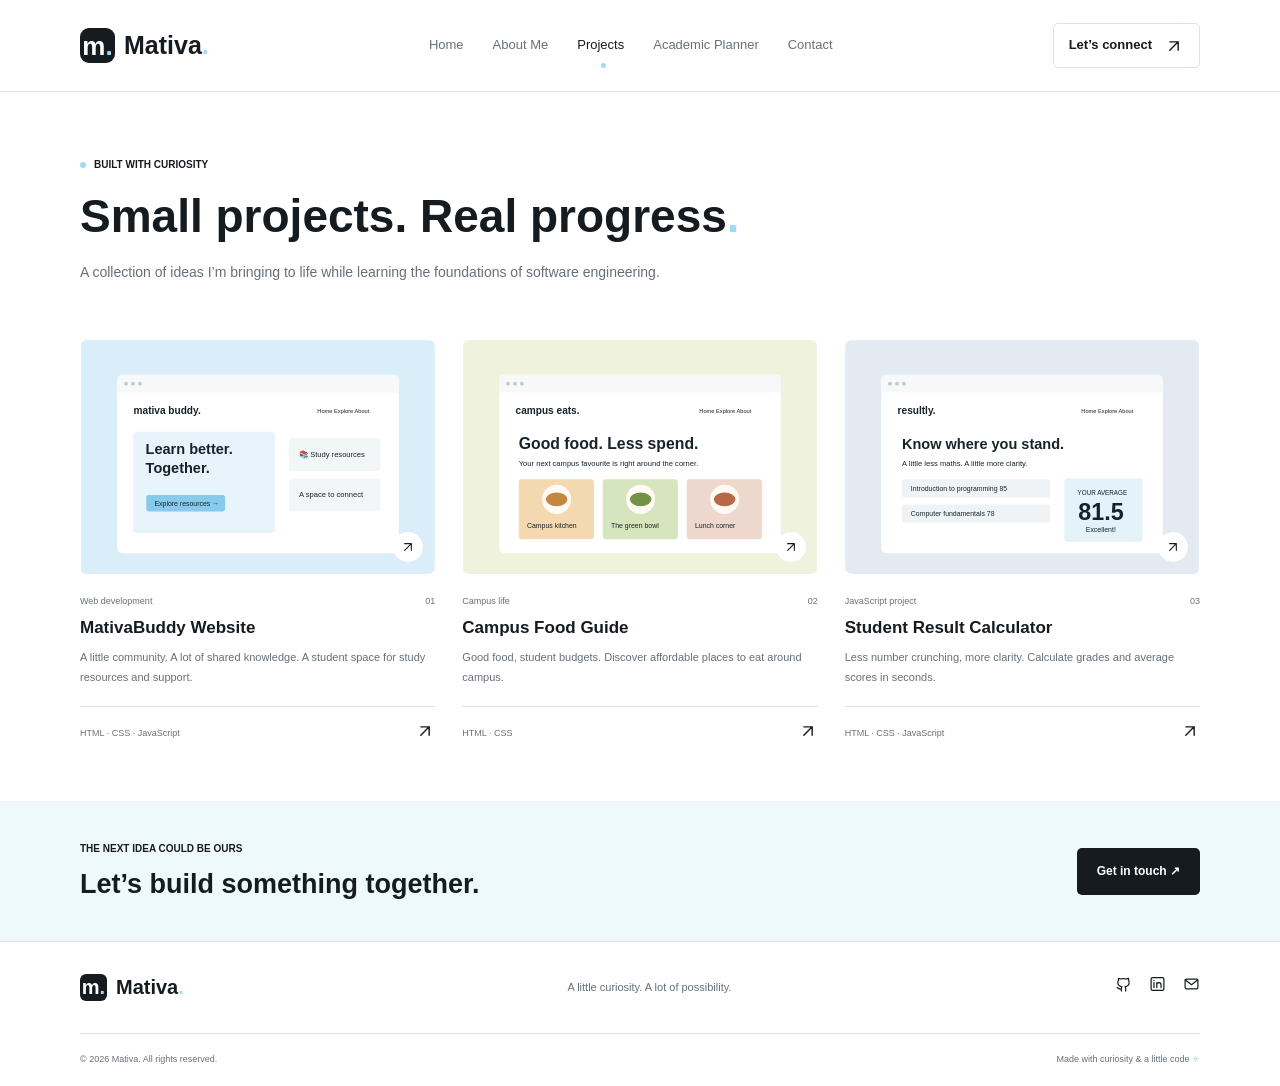
<file: html/projects.html>
<!DOCTYPE html>
<html lang="en">
<head>
  <meta charset="UTF-8">
  <meta name="viewport" content="width=device-width, initial-scale=1.0">
  <title>Student Projects | Mativa</title>
  <meta name="description" content="Explore Adaora’s three student projects, from study resources to a JavaScript result calculator.">
  <meta property="og:title" content="Student Projects | Mativa">
  <meta property="og:description" content="Explore Adaora’s three student projects, from study resources to a JavaScript result calculator.">
  <meta property="og:type" content="website">
  <meta name="twitter:card" content="summary_large_image">
  <link rel="icon" href="../images/favicon.svg" type="image/svg+xml">
  <link rel="stylesheet" href="../css/style.css">
  <script src="../js/script.js" defer></script>
</head>
<body>
<a class="skip-link" href="#main">Skip to content</a>
<header class="site-header"><div class="container nav-wrap"><a class="brand" href="index.html"><span class="brand-mark">m<span>.</span></span>Mativa<span class="brand-dot">.</span></a><button class="menu-toggle" aria-label="Open navigation" aria-expanded="false"><svg viewBox="0 0 24 24" width="20" height="20" fill="none" stroke="currentColor" stroke-width="1.7" stroke-linecap="round" stroke-linejoin="round" aria-hidden="true"><path d="M4 6h16M4 12h16M4 18h16"/></svg></button><nav aria-label="Main navigation"><a href="index.html">Home</a><a href="about.html">About Me</a><a href="projects.html" aria-current="page">Projects</a><a href="planner.html">Academic Planner</a><a href="contact.html">Contact</a></nav><a class="nav-cta" href="contact.html">Let’s connect <svg viewBox="0 0 24 24" width="20" height="20" fill="none" stroke="currentColor" stroke-width="1.7" stroke-linecap="round" stroke-linejoin="round" aria-hidden="true"><path d="M7 17 17 7M7 7h10v10"/></svg></a></div></header>
<main id="main"><section class="page-intro container"><div class="eyebrow"><span></span>BUILT WITH CURIOSITY</div><h1>Small projects. Real progress<span class="blue-dot">.</span></h1><p>A collection of ideas I’m bringing to life while learning the foundations of software engineering.</p></section><section class="container projects-section"><div class="project-grid"><article class="project-card"><a href="projects.html?project=0" class="project-image-link" aria-label="View MativaBuddy Website"><img src="../images/project1.svg" alt="Preview of MativaBuddy Website" width="640" height="420" loading="lazy"><span class="image-arrow"><svg viewBox="0 0 24 24" width="20" height="20" fill="none" stroke="currentColor" stroke-width="1.7" stroke-linecap="round" stroke-linejoin="round" aria-hidden="true"><path d="M7 17 17 7M7 7h10v10"/></svg></span></a><div class="project-meta"><span>Web development</span><span>01</span></div><h3><a href="projects.html?project=0">MativaBuddy Website</a></h3><p>A little community. A lot of shared knowledge. A student space for study resources and support.</p><div class="project-bottom"><span>HTML · CSS · JavaScript</span><a href="projects.html?project=0" aria-label="View MativaBuddy Website"><svg viewBox="0 0 24 24" width="20" height="20" fill="none" stroke="currentColor" stroke-width="1.7" stroke-linecap="round" stroke-linejoin="round" aria-hidden="true"><path d="M7 17 17 7M7 7h10v10"/></svg></a></div></article><article class="project-card"><a href="projects.html?project=1" class="project-image-link" aria-label="View Campus Food Guide"><img src="../images/project2.svg" alt="Preview of Campus Food Guide" width="640" height="420" loading="lazy"><span class="image-arrow"><svg viewBox="0 0 24 24" width="20" height="20" fill="none" stroke="currentColor" stroke-width="1.7" stroke-linecap="round" stroke-linejoin="round" aria-hidden="true"><path d="M7 17 17 7M7 7h10v10"/></svg></span></a><div class="project-meta"><span>Campus life</span><span>02</span></div><h3><a href="projects.html?project=1">Campus Food Guide</a></h3><p>Good food, student budgets. Discover affordable places to eat around campus.</p><div class="project-bottom"><span>HTML · CSS</span><a href="projects.html?project=1" aria-label="View Campus Food Guide"><svg viewBox="0 0 24 24" width="20" height="20" fill="none" stroke="currentColor" stroke-width="1.7" stroke-linecap="round" stroke-linejoin="round" aria-hidden="true"><path d="M7 17 17 7M7 7h10v10"/></svg></a></div></article><article class="project-card"><a href="projects.html?project=2" class="project-image-link" aria-label="View Student Result Calculator"><img src="../images/project3.svg" alt="Preview of Student Result Calculator" width="640" height="420" loading="lazy"><span class="image-arrow"><svg viewBox="0 0 24 24" width="20" height="20" fill="none" stroke="currentColor" stroke-width="1.7" stroke-linecap="round" stroke-linejoin="round" aria-hidden="true"><path d="M7 17 17 7M7 7h10v10"/></svg></span></a><div class="project-meta"><span>JavaScript project</span><span>03</span></div><h3><a href="projects.html?project=2">Student Result Calculator</a></h3><p>Less number crunching, more clarity. Calculate grades and average scores in seconds.</p><div class="project-bottom"><span>HTML · CSS · JavaScript</span><a href="projects.html?project=2" aria-label="View Student Result Calculator"><svg viewBox="0 0 24 24" width="20" height="20" fill="none" stroke="currentColor" stroke-width="1.7" stroke-linecap="round" stroke-linejoin="round" aria-hidden="true"><path d="M7 17 17 7M7 7h10v10"/></svg></a></div></article></div></section><section class="project-detail container" id="project-detail" hidden aria-live="polite"></section><section class="project-cta"><div class="container"><div><div class="eyebrow">THE NEXT IDEA COULD BE OURS</div><h2>Let’s build something together.</h2></div><a class="button primary" href="contact.html">Get in touch ↗</a></div></section></main>
<footer><div class="container footer-top"><a class="brand" href="index.html"><span class="brand-mark">m<span>.</span></span>Mativa<span class="brand-dot">.</span></a><p>A little curiosity. A lot of possibility.</p><div class="socials"><a href="https://github.com/" target="_blank" rel="noopener" aria-label="GitHub"><svg viewBox="0 0 24 24" width="20" height="20" fill="none" stroke="currentColor" stroke-width="1.7" stroke-linecap="round" stroke-linejoin="round" aria-hidden="true"><path d="M9 19c-4 1-4-2-6-2m12 5v-4c0-1-.2-2-1-2 4-.5 6-2 6-6a5 5 0 0 0-1-3c.4-1 .4-2 0-3-2 0-3 1-3 1a12 12 0 0 0-8 0S6 4 5 4c-.4 1-.4 2 0 3a5 5 0 0 0-1 3c0 4 2 5.5 6 6-.8.5-1 1-1 2v4"/></svg></a><a href="https://www.linkedin.com/" target="_blank" rel="noopener" aria-label="LinkedIn"><svg viewBox="0 0 24 24" width="20" height="20" fill="none" stroke="currentColor" stroke-width="1.7" stroke-linecap="round" stroke-linejoin="round" aria-hidden="true"><rect x="3" y="3" width="18" height="18" rx="2"/><path d="M7 10v7M7 7v.1M11 17v-7m0 3c0-4 6-4 6 0v4"/></svg></a><a href="contact.html" aria-label="Contact Adaora"><svg viewBox="0 0 24 24" width="20" height="20" fill="none" stroke="currentColor" stroke-width="1.7" stroke-linecap="round" stroke-linejoin="round" aria-hidden="true"><rect x="3" y="5" width="18" height="14" rx="2"/><path d="m3 6 9 7 9-7"/></svg></a></div></div><div class="container footer-bottom"><span>© <span class="year">2026</span> Mativa. All rights reserved.</span><span>Made with curiosity & a little code <span class="blue-star">✳</span></span></div></footer>
</body>
</html>
</file>
<file: css/style.css>
/* Mativa design system. Change these values to personalize the whole website. */
:root {
  --background: oklch(1 0 0); --foreground: oklch(.22 .012 250);
  --muted: oklch(.54 .018 250); --primary: oklch(.86 .07 230);
  --primary-soft: oklch(.975 .013 230); --portrait: oklch(.93 .035 230);
  --border: oklch(.91 .012 240); --card: oklch(.985 .005 240);
  --success: oklch(.57 .09 165); --danger: oklch(.52 .19 25);
  --shadow: 0 12px 28px oklch(.22 .012 250 / .06);
  --font: 'Segoe UI', Arial, sans-serif; --radius: 8px;
}
* { box-sizing: border-box; }
html { scroll-behavior: smooth; }
body { margin: 0; color: var(--foreground); background: var(--background); font: 15px/1.7 var(--font); }
button,input,textarea,select { font: inherit; }
a { color: inherit; text-decoration: none; }
button,a,input,select,textarea { -webkit-tap-highlight-color: transparent; }
button { cursor: pointer; }
button:focus-visible,a:focus-visible { outline: 3px solid var(--primary); outline-offset: 5px; }
button svg,a svg { flex-shrink: 0; }
img { display: block; max-width: 100%; height: auto; }
h1,h2,h3,p { margin: 0; }
h1,h2,h3 { letter-spacing: 0; line-height: 1.2; }
h2 { font-size: 32px; font-weight: 650; }
h3 { font-size: 19px; font-weight: 650; }
p { color: var(--muted); }
.container { width: min(1120px, calc(100% - 96px)); margin-inline: auto; }
.skip-link { position: fixed; top: -100px; left: 20px; z-index: 100; background: var(--foreground); color: var(--background); padding: 10px 20px; }
.skip-link:focus { top: 10px; }
.site-header { background: var(--background); border-bottom: 1px solid var(--border); position: sticky; top: 0; z-index: 20; }
.nav-wrap { height: 91px; display: flex; align-items: center; justify-content: space-between; gap: 25px; }
.brand { display: inline-flex; align-items: center; gap: 9px; font-size: 25px; line-height: 1; font-weight: 750; }
.brand-mark { display: inline-flex; position: relative; justify-content: center; align-items: center; width: 35px; height: 35px; border-radius: 9px; background: var(--foreground); color: var(--background); font-size: 26px; }
.brand-mark span { color: var(--primary); }
.brand-dot { margin-left: -9px; color: var(--primary); }
nav { display: flex; align-items: center; gap: 29px; font-size: 13px; }
nav a { position: relative; padding: 34px 0; color: var(--muted); transition: color .2s; }
nav a:hover,nav a[aria-current] { color: var(--foreground); }
nav a[aria-current]:after { content: ''; position: absolute; bottom: 23px; left: 50%; width: 5px; height: 5px; border-radius: 50%; background: var(--primary); }
.nav-cta { display: inline-flex; gap: 12px; align-items: center; font-size: 13px; font-weight: 600; border: 1px solid var(--border); padding: 10px 15px; border-radius: 5px; }
.nav-cta:hover { background: var(--primary-soft); }
.menu-toggle { display: none; background: none; border: 0; padding: 9px; }
.eyebrow { display: flex; align-items: center; gap: 8px; font-size: 10px; font-weight: 650; letter-spacing: 0; line-height: 1.5; }
.eyebrow>span { width: 6px; height: 6px; border-radius: 50%; background: var(--primary); }
.home-hero { padding: 66px 0 62px; }
.hero-grid { display: grid; grid-template-columns: 1.2fr 1fr; gap: 74px; align-items: center; }
.hero-copy h1 { font-size: 65px; line-height: 1.08; font-weight: 650; margin: 24px 0 19px; }
.wave { color: var(--primary); font-size: 37px; vertical-align: top; margin-left: 13px; display: inline-block; animation: welcome 1.6s ease-out; }
.blue-dot,.blue-star { color: var(--primary); }
.hero-role { font-size: 18px; font-weight: 550; margin-bottom: 17px; }
.hero-copy p { font-size: 14px; line-height: 1.9; max-width: 440px; }
.hero-actions { display: flex; align-items: center; gap: 12px; margin-top: 28px; }
.button { border-radius: 5px; min-height: 47px; padding: 12px 19px; border: 1px solid transparent; display: inline-flex; align-items: center; justify-content: center; gap: 13px; font-size: 12px; font-weight: 600; transition: background .2s,transform .2s; }
.button:hover { transform: translateY(-2px); }
.primary { background: var(--foreground); color: var(--background); }
.primary:hover { background: var(--muted); }
.secondary { background: var(--background); border-color: var(--border); }
.secondary:hover { background: var(--primary-soft); }
.hero-note { display: flex; gap: 7px; align-items: center; font-size: 10px; color: var(--muted); margin-top: 25px; }
.status-dot { width: 6px; height: 6px; border-radius: 50%; background: var(--success); flex-shrink: 0; }
.portrait-wrap { position: relative; padding: 0 13px; }
.portrait { width: 100%; aspect-ratio: 1 / 1.06; object-fit: cover; border-radius: 100px 100px 7px 7px; background: var(--portrait); }
.portrait-label { font-size: 8px; position: absolute; top: 26px; left: 0; transform: rotate(-90deg) translateX(-100%); transform-origin: top left; }
.portrait-sticker { display: flex; gap: 12px; align-items: center; position: absolute; bottom: 70px; left: -20px; padding: 16px 20px; background: var(--background); box-shadow: var(--shadow); border: 1px solid var(--border); border-radius: 6px; transform: rotate(-5deg); font-size: 11px; line-height: 1.6; }
.portrait-sticker svg { width: 28px; height: 28px; padding: 5px; background: var(--primary-soft); border-radius: 4px; }
.portrait-spark { position: absolute; top: -22px; right: -8px; color: var(--foreground); font-size: 61px; line-height: 1; }
.photo-caption { display: flex; justify-content: space-between; gap: 8px; margin-top: 14px; font-size: 7px; color: var(--muted); }
.stats-strip { background: var(--primary-soft); border-top: 1px solid var(--border); border-bottom: 1px solid var(--border); }
.stats-grid { display: grid; grid-template-columns: 1fr 1fr 1.2fr 1fr; padding-block: 29px; align-items: center; }
.stats-grid>div { display: flex; flex-direction: column; border-right: 1px solid var(--border); padding-left: 38px; }
.stats-grid>div:first-child { padding-left: 0; }
.stats-grid strong { font-size: 35px; font-weight: 550; line-height: 1.25; }
.stats-grid strong span { font-size: 24px; margin-left: 15px; color: var(--muted); }
.stats-grid div>span { font-size: 10px; color: var(--muted); margin-top: 5px; }
.stats-grid>p { font-size: 12px; justify-self: end; }
.stats-grid p strong { font-size: 12px; color: var(--foreground); font-weight: 600; }
.section { padding-block: 64px; }
.section-heading { display: flex; align-items: end; justify-content: space-between; gap: 22px; margin-bottom: 30px; }
.section-heading .eyebrow { margin-bottom: 11px; }
.text-link { display: inline-flex; align-items: center; gap: 11px; font-size: 12px; font-weight: 600; }
.text-link:hover { text-decoration: underline; text-underline-offset: 5px; }
.project-grid { display: grid; grid-template-columns: repeat(3,1fr); gap: 27px; }
.project-card { min-width: 0; }
.project-image-link { position: relative; display: block; overflow: hidden; border-radius: 7px; }
.project-image-link img { width: 100%; aspect-ratio: 1.52; object-fit: cover; transition: transform .35s; }
.project-card:hover img { transform: scale(1.035); }
.image-arrow { position: absolute; bottom: 12px; right: 12px; background: var(--background); width: 30px; height: 30px; border-radius: 50%; display: grid; place-items: center; }
.image-arrow svg { width: 16px; }
.project-meta { display: flex; justify-content: space-between; margin-top: 20px; font-size: 9px; color: var(--muted); }
.project-card h3 { font-size: 17px; margin: 9px 0 10px; }
.project-card p { font-size: 11px; line-height: 1.8; }
.project-bottom { display: flex; justify-content: space-between; align-items: center; margin-top: 18px; border-top: 1px solid var(--border); padding-top: 14px; font-size: 9px; color: var(--muted); }
.project-bottom a { color: var(--foreground); }
.about-band { background: var(--primary-soft); padding: 45px 0; }
.about-band-grid { display: grid; grid-template-columns: .7fr 1.9fr .8fr; gap: 40px; align-items: start; }
.about-band-grid>.eyebrow { padding-top: 8px; }
.about-band h2 { font-size: 26px; }
.about-band p { font-size: 12px; margin: 14px 0 18px; }
.interest-icons { display: flex; flex-direction: column; gap: 17px; padding-top: 6px; }
.interest-icons>span { display: flex; align-items: center; gap: 11px; font-size: 12px; }
.interest-icons svg { width: 18px; }
.study-section { display: flex; justify-content: space-between; align-items: center; gap: 28px; padding-block: 33px; }
.study-copy { display: flex; align-items: center; gap: 14px; }
.study-copy h3 { font-size: 14px; }
.study-copy p { font-size: 10px; margin-top: 5px; }
.icon-box { display: inline-flex; width: 40px; height: 40px; align-items: center; justify-content: center; background: var(--primary-soft); border-radius: 7px; }
audio { height: 35px; width: 275px; max-width: 100%; }
footer { border-top: 1px solid var(--border); }
.footer-top { display: flex; justify-content: space-between; align-items: center; gap: 20px; padding-block: 32px; }
.footer-top .brand { font-size: 20px; }
.footer-top .brand-mark { width: 27px; height: 27px; font-size: 20px; border-radius: 6px; }
.footer-top p { font-size: 11px; }
.socials { display: flex; gap: 17px; }
.socials svg { width: 17px; }
.socials a:hover { color: var(--muted); }
.footer-bottom { border-top: 1px solid var(--border); display: flex; justify-content: space-between; gap: 16px; padding-block: 18px; font-size: 9px; color: var(--muted); }
.page-intro { padding-block: 65px 40px; }
.page-intro h1 { font-size: 46px; margin: 17px 0; max-width: 820px; }
.page-intro p { font-size: 14px; max-width: 660px; }
.about-layout { display: grid; grid-template-columns: .8fr 1.2fr; gap: 75px; padding-block: 18px 25px; align-items: center; }
.about-photo img { border-radius: 80px 80px 7px 7px; aspect-ratio: 1; object-fit: cover; }
.about-photo>span { display: flex; justify-content: space-between; margin-top: 12px; font-size: 9px; }
.about-layout h2 { margin-top: 12px; }
.about-layout p { font-size: 13px; margin-top: 14px; }
.about-layout h3 { margin-top: 25px; }
.skills-grid { display: grid; grid-template-columns: 1fr 1fr; gap: 28px 55px; }
.skill>div { display: flex; justify-content: space-between; font-size: 13px; margin-bottom: 10px; }
.skill span { color: var(--muted); }
progress { display: block; width: 100%; height: 7px; border: 0; appearance: none; border-radius: 8px; overflow: hidden; background: var(--border); }
progress::-webkit-progress-bar { background: var(--border); }
progress::-webkit-progress-value { background: var(--primary); border-radius: 8px; }
progress::-moz-progress-bar { background: var(--primary); }
.info-band { background: var(--primary-soft); padding-block: 40px; }
.table-scroll { overflow-x: auto; }
table { width: 100%; border-collapse: collapse; text-align: left; font-size: 13px; white-space: nowrap; }
th,td { padding: 16px 18px; border-bottom: 1px solid var(--border); }
th { font-size: 11px; color: var(--muted); font-weight: 500; }
.hobbies-grid { display: grid; grid-template-columns: 1fr 1fr; gap: 50px; }
.hobbies-grid h2 { margin-top: 13px; }
.hobby-list { margin: 23px 0 0; padding-left: 20px; color: var(--muted); font-size: 13px; }
.hobby-list li { margin: 9px 0; padding-left: 8px; }
.hobby-list li::marker { color: var(--primary); }
.projects-section { padding-block: 15px 55px; }
.project-cta { background: var(--primary-soft); padding-block: 40px; }
.project-cta>.container { display: flex; align-items: center; justify-content: space-between; gap: 30px; }
.project-cta h2 { font-size: 27px; margin-top: 12px; }
.project-detail { border-top: 1px solid var(--border); padding-block: 35px 55px; scroll-margin-top: 110px; }
.project-detail h2 { margin-bottom: 14px; }
.project-detail p { margin-bottom: 20px; max-width: 650px; }
.demo-resources { display: grid; grid-template-columns: repeat(3,1fr); gap: 18px; margin-top: 20px; }
.demo-item { border: 1px solid var(--border); border-radius: 6px; padding: 20px; background: var(--card); }
.demo-item h3 { margin-bottom: 10px; }
.demo-item p { font-size: 13px; margin: 0; }
.demo-item summary { font-weight: 600; cursor: pointer; }
.demo-item ul { font-size: 13px; color: var(--muted); padding-left: 18px; }
.planner-layout { display: grid; grid-template-columns: minmax(0,1fr) 285px; gap: 40px; padding-block: 15px 75px; }
.planner-heading { display: flex; justify-content: space-between; align-items: center; border-bottom: 1px solid var(--border); padding-bottom: 23px; }
.planner-heading h2 { font-size: 24px; }
.planner-heading>span { font-size: 12px; color: var(--muted); }
.task-form { display: grid; grid-template-columns: minmax(0,1fr) 140px auto; align-items: end; gap: 12px; margin-block: 25px 30px; }
.field { display: flex; flex-direction: column; min-width: 0; }
.field label { font-size: 12px; font-weight: 600; margin-bottom: 8px; }
input,textarea,select { border: 1px solid var(--border); border-radius: 5px; background: var(--background); color: var(--foreground); padding: 11px 13px; width: 100%; min-height: 46px; font-size: 12px; outline: none; transition: border-color .2s; }
textarea { resize: vertical; }
input:focus,textarea:focus,select:focus { border-color: var(--muted); box-shadow: 0 0 0 3px var(--primary-soft); }
input[aria-invalid="true"],textarea[aria-invalid="true"] { border-color: var(--danger); }
.task-form .button { padding-inline: 15px; }
.task-tabs { display: flex; gap: 24px; border-bottom: 1px solid var(--border); }
.task-tabs button { padding: 10px 0; border: 0; border-bottom: 2px solid transparent; color: var(--muted); background: none; font-size: 12px; }
.task-tabs button.selected { color: var(--foreground); border-bottom-color: var(--foreground); }
.task-list { list-style: none; padding: 0; margin: 0; }
.task-item { display: flex; align-items: center; gap: 14px; border-bottom: 1px solid var(--border); padding: 20px 0; }
.task-item input { width: 18px; min-height: 18px; height: 18px; accent-color: var(--foreground); flex-shrink: 0; }
.task-item .task-content { min-width: 0; flex: 1; }
.task-title { font-size: 13px; overflow-wrap: anywhere; }
.task-item.completed .task-title { text-decoration: line-through; color: var(--muted); }
.task-category { font-size: 10px; color: var(--muted); display: block; }
.delete-task { display: grid; place-items: center; width: 34px; height: 34px; background: none; color: var(--muted); border: 0; border-radius: 5px; }
.delete-task:hover { background: var(--primary-soft); color: var(--danger); }
.empty-state { padding: 62px 25px; text-align: center; }
.empty-icon { display: inline-flex; justify-content: center; align-items: center; width: 60px; height: 60px; border-radius: 50%; background: var(--primary-soft); margin-bottom: 18px; }
.empty-icon svg { width: 26px; height: 26px; }
.empty-state h3 { margin-bottom: 9px; }
.empty-state p { font-size: 12px; max-width: 300px; margin-inline: auto; }
.progress-summary { padding: 25px; border: 1px solid var(--border); border-radius: 7px; }
.progress-summary>strong { display: block; font-size: 48px; font-weight: 550; margin-block: 18px 15px; line-height: 1.2; }
.summary-numbers { display: flex; gap: 40px; margin-top: 25px; }
.summary-numbers div { display: flex; flex-direction: column; }
.summary-numbers strong { font-size: 24px; }
.summary-numbers span { font-size: 10px; color: var(--muted); }
.study-tip { padding: 25px; background: var(--primary-soft); border-radius: 7px; margin-top: 20px; }
.study-tip .icon-box { background: var(--background); margin-bottom: 15px; }
.study-tip h3 { font-size: 15px; margin-bottom: 13px; }
.study-tip p { font-size: 12px; }
.study-tip>span:last-child { display: block; font-size: 8px; margin-top: 20px; }
.session-note { font-size: 10px; padding: 15px 5px; }
.contact-layout { display: grid; grid-template-columns: 1fr 1.2fr; gap: 90px; padding-block: 20px 75px; }
.large-icon { width: 65px; height: 65px; display: grid; place-items: center; background: var(--primary-soft); border-radius: 14px; margin-bottom: 24px; }
.large-icon svg { width: 29px; height: 29px; }
.contact-copy h2 { line-height: 1.3; }
.contact-copy>p { font-size: 13px; margin-top: 20px; }
.contact-topics { display: flex; flex-direction: column; gap: 14px; margin-top: 28px; font-size: 12px; }
.contact-topics>span { display: flex; gap: 11px; align-items: center; }
.contact-topics svg { width: 16px; }
.contact-note { display: flex; align-items: center; gap: 8px; font-size: 11px; margin-top: 35px; color: var(--muted); }
.contact-form { border: 1px solid var(--border); border-radius: 7px; padding: 30px; box-shadow: var(--shadow); }
.contact-form h2 { font-size: 23px; margin-bottom: 25px; }
.contact-form .field { margin-bottom: 17px; }
.contact-fields { display: grid; grid-template-columns: 1fr 1fr; gap: 18px; }
.field-error { font-size: 11px; color: var(--danger); margin-top: 5px; min-height: 0; }
.form-note { font-size: 10px; margin-top: 14px; }
.form-success { padding: 14px; border-radius: 5px; background: var(--primary-soft); font-size: 12px; margin-top: 17px; }
.muted { color: var(--muted); font-size: 12px; }
[hidden] { display: none !important; }
@keyframes welcome { from { transform: rotate(-45deg) scale(.7); opacity: 0; } to { transform: rotate(0) scale(1); opacity: 1; } }
/* Tablet: keep layouts comfortable instead of shrinking the type. */
@media (max-width: 1000px) {
 .container { width: calc(100% - 64px); }
 nav { gap: 19px; } .nav-cta { display: none; }
 .hero-grid { gap: 40px; } .hero-copy h1 { font-size: 54px; }
 .hero-actions { flex-wrap: wrap; } .hero-note { font-size: 9px; }
 .stats-grid>div { padding-left: 25px; }
 .study-section { flex-wrap: wrap; } .study-section>.text-link { display: none; }
 .about-band-grid { grid-template-columns: .7fr 2fr; } .interest-icons { display: none; }
 .planner-layout { gap: 25px; grid-template-columns: minmax(0,1fr) 240px; }
 .task-form { grid-template-columns: minmax(0,1fr) 130px; } .task-form .button { grid-column: 1 / -1; justify-self: start; }
 .contact-layout { gap: 45px; } .contact-fields { grid-template-columns: 1fr; gap: 0; }
}
/* Mobile: a single column, generous touch targets, and an expandable navigation. */
@media (max-width: 700px) {
 .container { width: calc(100% - 40px); }
 .nav-wrap { height: 72px; } .brand { font-size: 23px; }
 .menu-toggle { display: block; }
 nav { display: none; position: absolute; left: 0; right: 0; top: 71px; background: var(--background); padding: 15px 20px; border-bottom: 1px solid var(--border); box-shadow: var(--shadow); }
 nav.open { display: flex; flex-direction: column; gap: 0; align-items: stretch; }
 nav a { padding: 12px 0; } nav a[aria-current]:after { left: auto; right: 5px; bottom: 21px; }
 .home-hero { padding: 38px 0 35px; }
 .hero-grid { grid-template-columns: 1fr; gap: 39px; }
 .hero-copy h1 { font-size: 46px; margin-block: 20px 16px; }
 .hero-copy .wave { display: none; }
 .hero-role { font-size: 17px; } .hero-copy p { font-size: 13px; }
 .hero-actions { gap: 10px; } .button { padding-inline: 15px; }
 .hero-note { font-size: 9px; margin-top: 20px; }
 .portrait-wrap { max-width: 420px; width: calc(100% - 24px); margin-inline: auto; padding: 0 9px; }
 .portrait { aspect-ratio: 1 / .72; border-radius: 70px 70px 6px 6px; object-position: center 35%; }
 .portrait-spark { font-size: 46px; top: -15px; right: 0; }
 .portrait-sticker { bottom: 45px; left: -5px; padding: 12px 15px; }
 .photo-caption { font-size: 6px; }
 .stats-grid { grid-template-columns: repeat(3,1fr); padding-block: 24px; }
 .stats-grid>div { padding-left: 16px; padding-right: 10px; }
 .stats-grid>div:nth-child(3) { border: 0; }
 .stats-grid strong { font-size: 28px; } .stats-grid strong span { font-size: 16px; margin-left: 8px; }
 .stats-grid div>span { font-size: 9px; max-width: 95px; }
 .stats-grid>p { display: none; }
 .section { padding-block: 40px; } h2 { font-size: 27px; }
 .section-heading { gap: 15px; align-items: center; } .section-heading .text-link { white-space: nowrap; font-size: 10px; gap: 6px; }
 .project-grid { grid-template-columns: 1fr; gap: 30px; }
 .project-card p { font-size: 12px; } .project-card h3 { font-size: 20px; }
 .about-band { padding: 35px 0; } .about-band-grid { grid-template-columns: 1fr; gap: 14px; }
 .about-band h2 { font-size: 25px; }
 .study-section { gap: 18px; padding-block: 26px; } audio { width: 100%; }
 .footer-top { flex-wrap: wrap; padding-block: 25px; gap: 16px; }
 .footer-top p { order: 3; width: 100%; } .footer-bottom { flex-direction: column; gap: 6px; }
 .page-intro { padding-block: 38px 28px; }
 .page-intro h1 { font-size: 36px; }
 .page-intro p { font-size: 13px; }
 .about-layout { grid-template-columns: 1fr; gap: 30px; }
 .about-photo { max-width: 380px; margin-inline: auto; }
 .skills-grid { grid-template-columns: 1fr; gap: 25px; }
 .hobbies-grid { grid-template-columns: 1fr; gap: 35px; }
 .project-cta>.container { align-items: start; flex-direction: column; }
 .demo-resources { grid-template-columns: 1fr; }
 .planner-layout { grid-template-columns: 1fr; gap: 28px; padding-bottom: 40px; }
 .task-form { grid-template-columns: 1fr 125px; }
 .task-form>.field:first-child { grid-column: 1 / -1; }
 .task-form .button { grid-column: auto; align-self: end; justify-self: stretch; }
 .empty-state { padding-block: 40px; }
 .planner-aside { display: grid; grid-template-columns: 1fr; }
 .contact-layout { grid-template-columns: 1fr; gap: 32px; padding-block: 0 40px; }
 .contact-copy h2 { font-size: 27px; } .large-icon { display: none; }
 .contact-note { margin-top: 20px; } .contact-form { padding: 23px; }
 .contact-fields { grid-template-columns: 1fr; }
}
@media (prefers-reduced-motion: reduce) { html { scroll-behavior: auto; } *,*::before,*::after { animation: none !important; transition: none !important; } }
</file>
